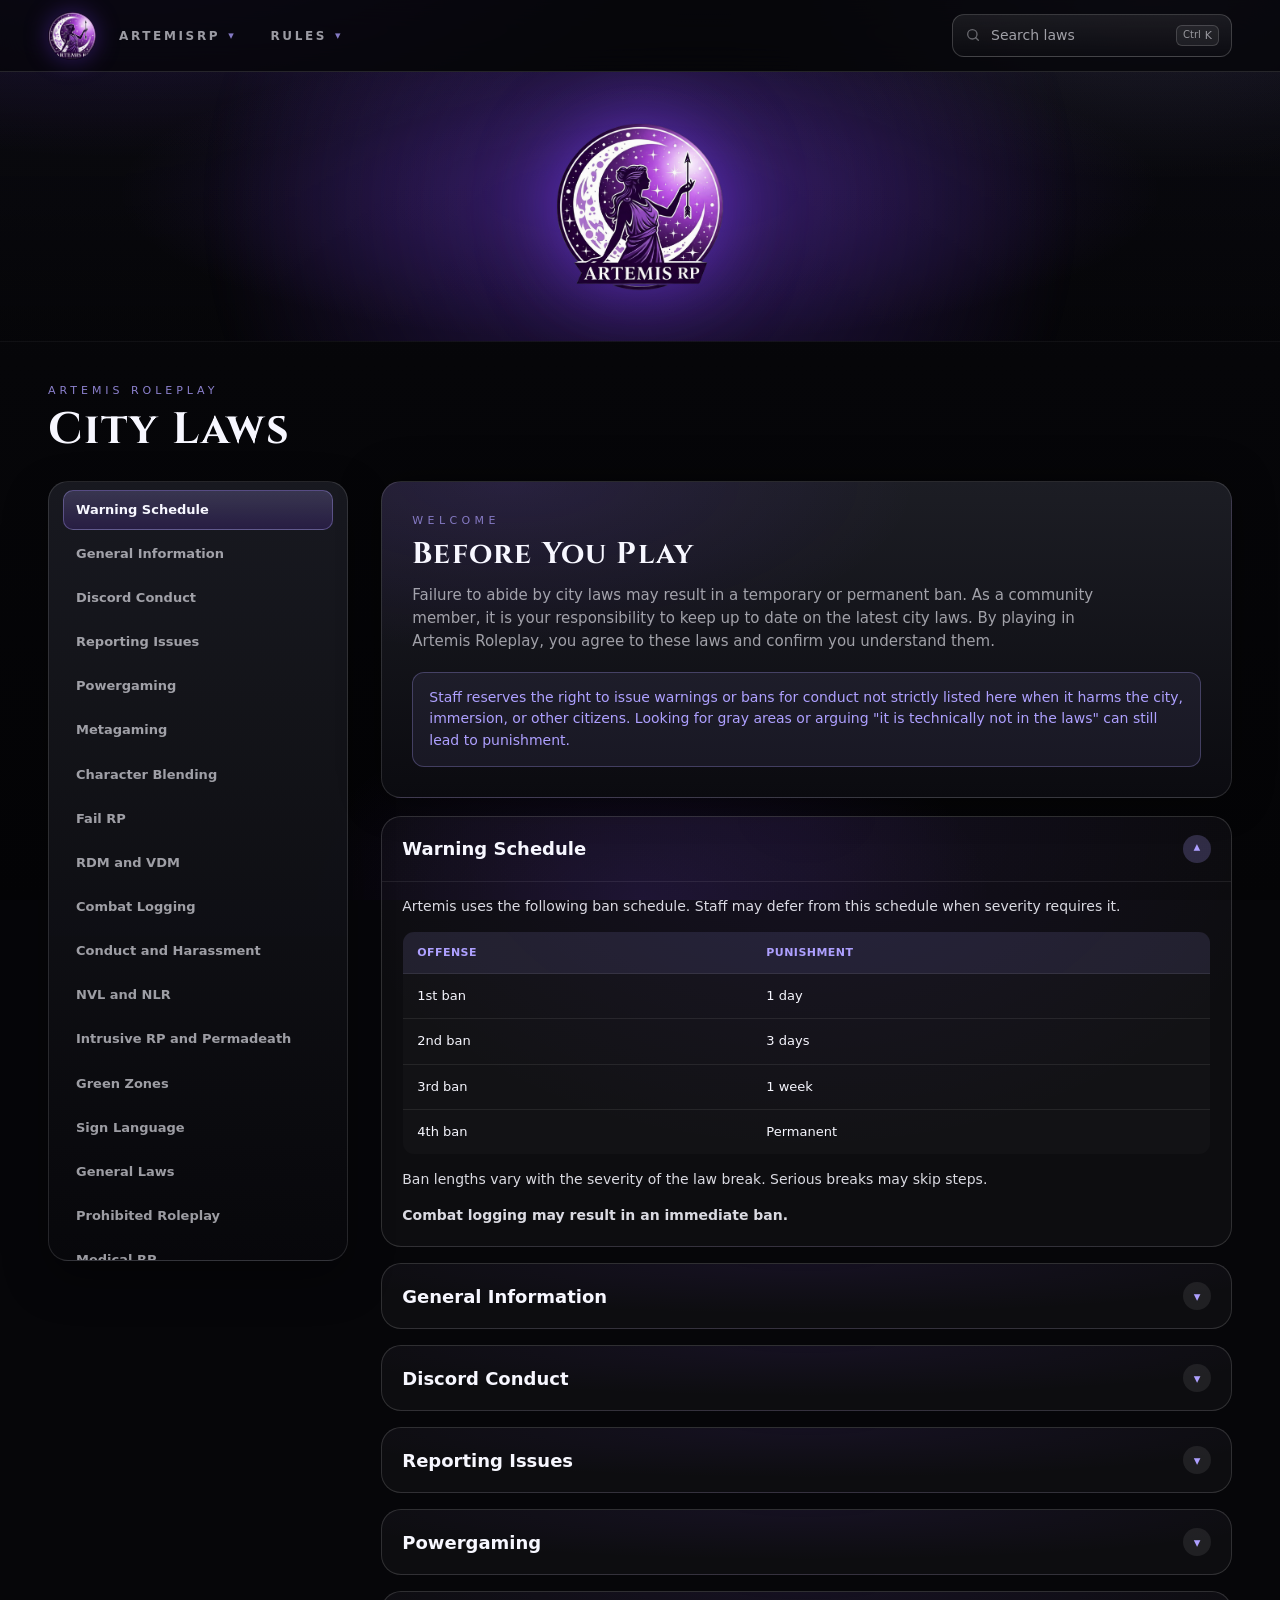
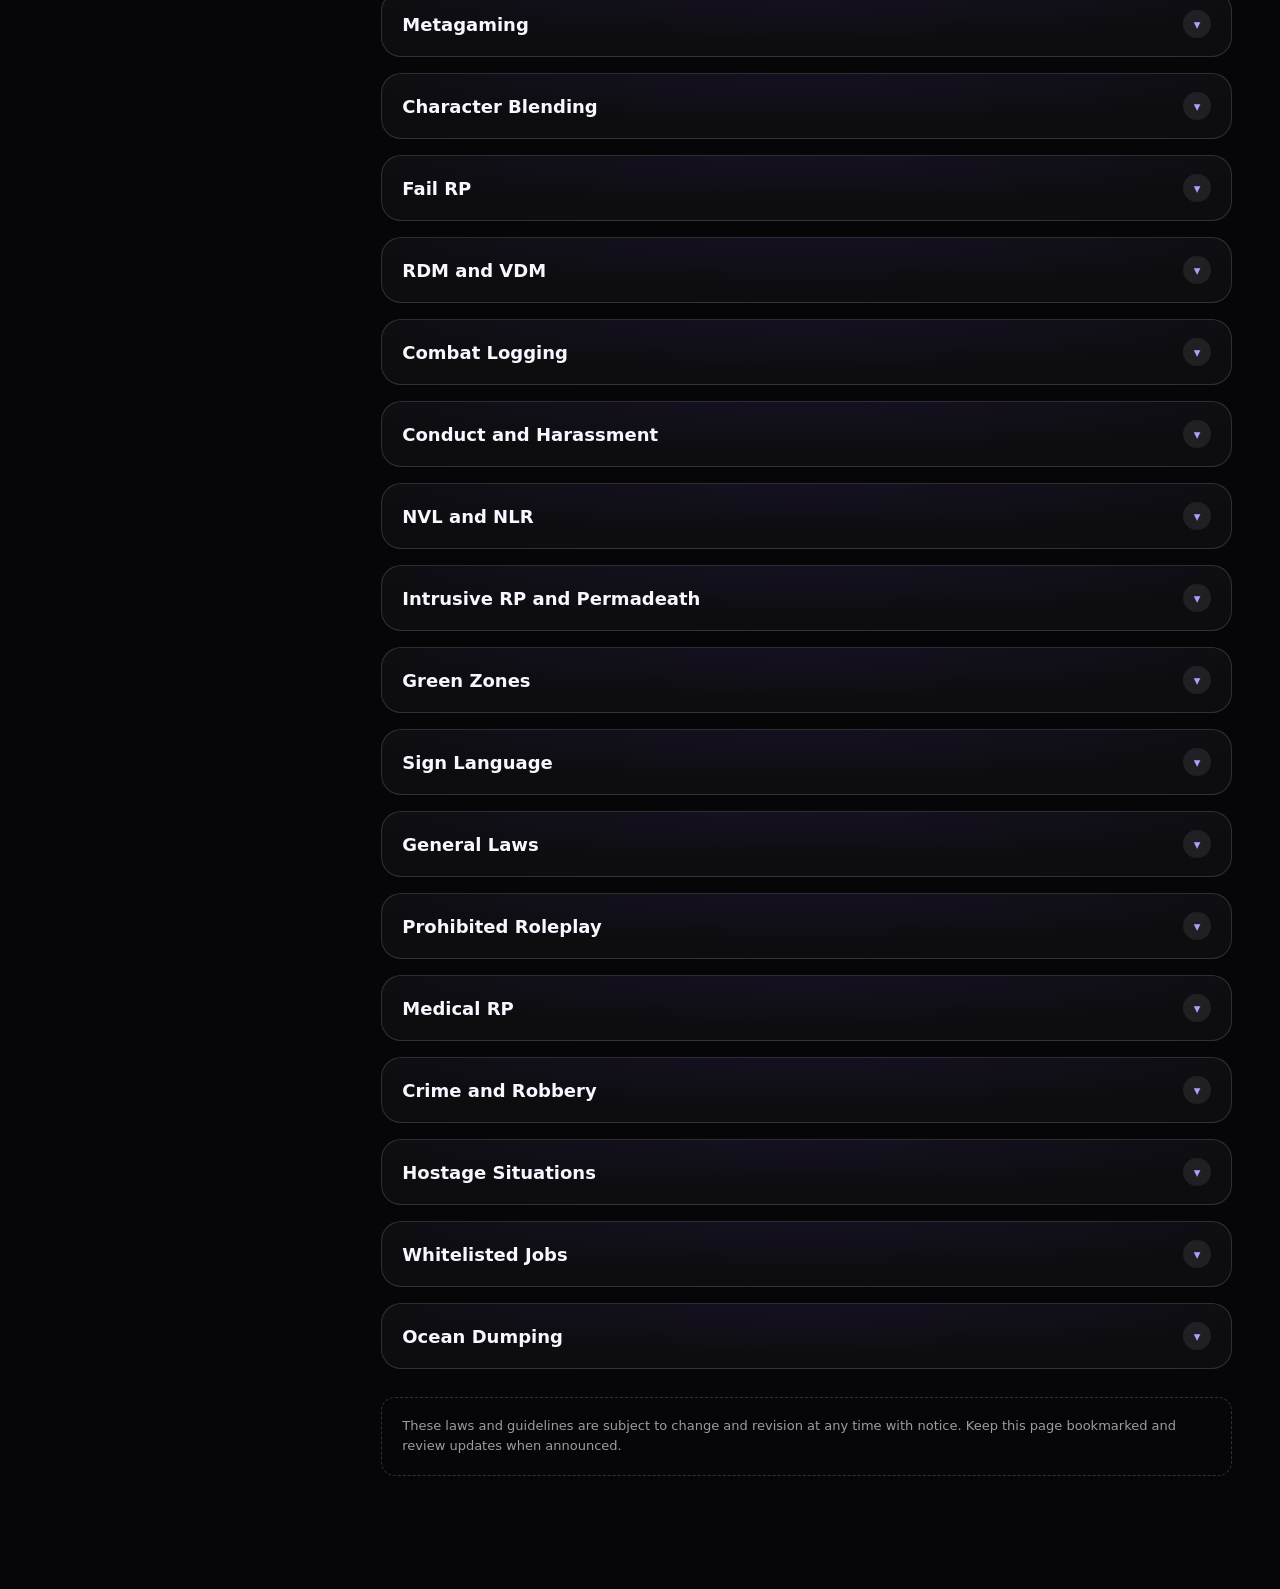
<file: index.html>
<!DOCTYPE html>
<html lang="en">
<head>
    <meta charset="utf-8">
    <meta name="viewport" content="width=device-width, initial-scale=1">
    <title>Artemis Roleplay | City Laws</title>
    <meta name="description" content="Official city laws and roleplay guidelines for Artemis Roleplay.">
    <link rel="icon" type="image/png" href="logo.png">
    <link rel="preconnect" href="https://fonts.googleapis.com">
    <link rel="preconnect" href="https://fonts.gstatic.com" crossorigin>
    <link href="https://fonts.googleapis.com/css2?family=Cinzel:wght@600;700&display=swap" rel="stylesheet">
    <link rel="stylesheet" href="styles.css">
</head>
<body>
    <header class="siteHeader">
        <div class="headerInner">
            <div class="headerLead">
                <a class="brand" href="index.html">
                    <img class="brandLogo" src="logo.png" alt="Artemis Roleplay" width="48" height="48">
                </a>
                <nav class="topNav" id="topNavMount" aria-label="Primary"></nav>
            </div>
            <div class="headerActions">
                <button class="searchTrigger" id="searchTrigger" type="button" aria-label="Search laws" aria-haspopup="dialog" aria-keyshortcuts="Control+K Meta+K">
                    <svg class="searchIcon" viewBox="0 0 24 24" fill="none" aria-hidden="true">
                        <circle cx="11" cy="11" r="7" stroke="currentColor" stroke-width="2"></circle>
                        <path d="M20 20l-3.5-3.5" stroke="currentColor" stroke-width="2" stroke-linecap="round"></path>
                    </svg>
                    <span class="searchTriggerText">Search laws</span>
                    <kbd class="searchKbd" aria-hidden="true"><span class="searchKbdMod">Ctrl</span>K</kbd>
                </button>
                <button class="topNavToggle" id="topNavToggle" type="button" aria-label="Open menu" aria-expanded="false" aria-controls="topNavMount">Menu</button>
                <button class="menuToggle" id="menuToggle" type="button" aria-label="Open sections">☰</button>
            </div>
        </div>
    </header>

    <div class="navScrim" id="navScrim" hidden></div>

    <div class="page" id="top">
        <div class="pageBanner" aria-hidden="true">
            <div class="bannerGlow"></div>
            <img class="bannerLogo" src="logo.png" alt="" width="180" height="180">
        </div>

        <div class="pageShell">
            <div class="pageHeading">
                <p class="pageEyebrow">Artemis Roleplay</p>
                <h1 class="pageTitle">City Laws</h1>
            </div>

            <div class="layout">
                <nav class="sideNav" id="sideNav" aria-label="Law sections">
                    <div class="navCard">
                        <p class="navLabel">Sections <span class="navCount" id="navCount"></span></p>
                        <ul class="navList" id="navList"></ul>
                    </div>
                </nav>

                <main class="content">
                    <section class="hero">
                        <p class="heroEyebrow">Welcome</p>
                        <h2 class="heroTitle">Before You Play</h2>
                        <p class="heroLead">
                            Failure to abide by city laws may result in a temporary or permanent ban.
                            As a community member, it is your responsibility to keep up to date on the latest city laws.
                            By playing in Artemis Roleplay, you agree to these laws and confirm you understand them.
                        </p>
                        <div class="notice">
                            Staff reserves the right to issue warnings or bans for conduct not strictly listed here when it harms the city, immersion, or other citizens. Looking for gray areas or arguing "it is technically not in the laws" can still lead to punishment.
                        </div>
                    </section>

                    <article class="ruleSection open" id="warningSchedule" data-title="Warning Schedule">
                <button class="ruleHeader" type="button">
                    <h2 class="ruleTitle">Warning Schedule</h2>
                    <span class="ruleChevron" aria-hidden="true">▾</span>
                </button>
                <div class="ruleBody">
                    <p>Artemis uses the following ban schedule. Staff may defer from this schedule when severity requires it.</p>
                    <table class="schedule">
                        <thead>
                            <tr>
                                <th>Offense</th>
                                <th>Punishment</th>
                            </tr>
                        </thead>
                        <tbody>
                            <tr><td>1st ban</td><td>1 day</td></tr>
                            <tr><td>2nd ban</td><td>3 days</td></tr>
                            <tr><td>3rd ban</td><td>1 week</td></tr>
                            <tr><td>4th ban</td><td>Permanent</td></tr>
                        </tbody>
                    </table>
                    <p>Ban lengths vary with the severity of the law break. Serious breaks may skip steps.</p>
                    <p class="warn">Combat logging may result in an immediate ban.</p>
                </div>
            </article>

            <article class="ruleSection" id="generalInfo" data-title="General Information">
                <button class="ruleHeader" type="button">
                    <h2 class="ruleTitle">General Information</h2>
                    <span class="ruleChevron" aria-hidden="true">▾</span>
                </button>
                <div class="ruleBody">
                    <ul>
                        <li>All members must be 18+.</li>
                        <li>English is the primary language of the city.</li>
                        <li>Respect staff at all times. They are trusted members of the community who uphold and enforce city laws.</li>
                        <li>Respect is also expected toward everyone in the city and in Discord at all times.</li>
                        <li>A quality mic is required. Voice changers are allowed as long as you remain audible.</li>
                        <li>Keep OOC drama outside of the city, including quarrels from another city. If you have an issue with a community member, open a ticket.</li>
                        <li>Homophobia, transphobia, racism, ableism, and sexism are not allowed in our community or city.</li>
                        <li>Do not DM another Discord member without their prior consent.</li>
                        <li>Do not DM admin or staff without permission.</li>
                        <li>Do not rush ticket submissions hoping for a quicker response. Doing so may cause further delays.</li>
                        <li>Discord voice chat is only for business raffles and similar showcases. No citizen should be in any voice channel while in the city, including Artemis voice channels or outside Discords.</li>
                        <li>Crosshairs, mechanical arms, and wide eyes are not allowed in city.</li>
                        <li>Do not shoot local doctors. Doing so can break the citizen using them.</li>
                        <li>You may not ask for a specific staff member in your ticket. If you have an issue with a staff member, say so in your opening message so that person does not handle the ticket.</li>
                    </ul>
                </div>
            </article>

            <article class="ruleSection" id="discordConduct" data-title="Discord Conduct">
                <button class="ruleHeader" type="button">
                    <h2 class="ruleTitle">Discord Conduct</h2>
                    <span class="ruleChevron" aria-hidden="true">▾</span>
                </button>
                <div class="ruleBody">
                    <ul>
                        <li>By joining and participating in the Artemis Discord, you agree to Discord Terms of Service and Community Guidelines.</li>
                        <li>Racism, hate speech, harassment, and similar conduct may result in an immediate ban.</li>
                        <li>Spamming, toxicity, or aggressive behavior can result in admin punishment.</li>
                        <li>Be respectful with other members of the community.</li>
                        <li>Advertising without prior permission is not allowed.</li>
                        <li>Sharing in city information in Discord channels is not allowed unless the channel is meant for it.</li>
                        <li>Impersonation is not allowed and may result in removal from the server.</li>
                        <li>Use the ticket system for support. Do not DM or ping staff for support in public channels.</li>
                        <li>Respect the purpose of each channel and use them accordingly.</li>
                        <li>General chat is not the place to argue IC or OOC scenes. Open a ticket instead.</li>
                    </ul>
                </div>
            </article>

            <article class="ruleSection" id="reporting" data-title="Reporting Issues">
                <button class="ruleHeader" type="button">
                    <h2 class="ruleTitle">Reporting Issues</h2>
                    <span class="ruleChevron" aria-hidden="true">▾</span>
                </button>
                <div class="ruleBody">
                    <p>To keep the city immersive, staff handle reports through the Discord ticket system. All players are strongly encouraged to run recording software that captures gameplay and microphone audio.</p>
                    <p>If you are in a scene and notice a law break:</p>
                    <ul>
                        <li>Let the scene play out. Do not break character.</li>
                        <li>Do not comment on the laws or tell the player they are breaking a law.</li>
                        <li>Capture the player ID so it appears in your video.</li>
                        <li>Create a player report ticket and submit related evidence.</li>
                    </ul>
                    <div class="subBlock">
                        <h3 class="subTitle">Reporting Requirements</h3>
                        <ul>
                            <li>Gameplay must be visible.</li>
                            <li>In game audio must be heard.</li>
                            <li>Your microphone must be heard.</li>
                            <li>Your clip should show context before the law break so staff can see what led up to it.</li>
                            <li>Include the name and ID of the player being reported when possible.</li>
                            <li>Visual evidence such as clips or screenshots is required.</li>
                            <li>If using a stream VOD, provide a link and timestamp, and only report scenes you were part of.</li>
                            <li>Reports should be made soon after the scene ends. Stale reports may be closed.</li>
                            <li>Failure to meet reporting requirements may result in your ticket being closed without notice.</li>
                        </ul>
                    </div>
                    <p>Player reports should not be abused. Many scenarios can be resolved IC through RP. Only report when a solid violation has occurred.</p>
                    <p>Ticket contents are confidential between the ticket owner and staff. Sharing ticket contents publicly, including on stream, may result in punishment.</p>
                    <p>If you have been banned, staff may provide proof at their discretion while protecting privacy. If a reporter wants to remain anonymous, staff will share what they can without exposing that person.</p>
                </div>
            </article>

            <article class="ruleSection" id="powergaming" data-title="Powergaming">
                <button class="ruleHeader" type="button">
                    <h2 class="ruleTitle">Powergaming</h2>
                    <span class="ruleChevron" aria-hidden="true">▾</span>
                </button>
                <div class="ruleBody">
                    <p>Powergaming is exploiting in game or RP mechanics without allowing other players freedom to act or defend themselves, or forcing scenes with little to no choice.</p>
                    <ul>
                        <li>Game breaking mechanics, modifications, and enhancements that give an unfair advantage are prohibited.</li>
                        <li>Exploiting city bugs, such as using emotes to enter locked buildings, will result in an immediate ban.</li>
                        <li>Using your job position to steal from a player owned business, armory, or stash, or reselling those items, is not permitted.</li>
                        <li>Parties in an active chase cannot repair their vehicle during the chase.</li>
                        <li>Paycheck farming is prohibited.</li>
                        <li>Doing illegal activities while on duty is also considered paycheck farming.</li>
                        <li>Going into the water to evade police is not allowed. If you are in the water, return to land as quickly as possible.</li>
                        <li>Software that improves aim, heal hacks, duping, macros, and similar tools are forbidden and can lead to a permanent ban.</li>
                        <li>Any application that manipulates visuals or mechanics for an unfair advantage is prohibited.</li>
                        <li>Staff may issue powergaming punishments for actions not specifically listed here.</li>
                    </ul>
                </div>
            </article>

            <article class="ruleSection" id="metagaming" data-title="Metagaming">
                <button class="ruleHeader" type="button">
                    <h2 class="ruleTitle">Metagaming</h2>
                    <span class="ruleChevron" aria-hidden="true">▾</span>
                </button>
                <div class="ruleBody">
                    <p>Metagaming is using OOC or external information for IC purposes.</p>
                    <ul>
                        <li>Sharing information while in the city through third party methods such as Discord, Skype, or Teamspeak is prohibited.</li>
                        <li>Supporting streamers is encouraged, but you may not use information from a stream in your own RP.</li>
                        <li>Because staff cannot tell the difference between a quick hello and watching for gain, watching a stream while in the city is a violation.</li>
                        <li>Using player unique identifiers or OOC chat for personal gain is prohibited.</li>
                        <li>Stream sniping results in an immediate ban.</li>
                    </ul>
                </div>
            </article>

            <article class="ruleSection" id="characterBlending" data-title="Character Blending">
                <button class="ruleHeader" type="button">
                    <h2 class="ruleTitle">Character Blending</h2>
                    <span class="ruleChevron" aria-hidden="true">▾</span>
                </button>
                <div class="ruleBody">
                    <p>Character blending (bleeding) is using information from one character on a different character who should not have that knowledge.</p>
                    <ul>
                        <li>You cannot share information between your characters.</li>
                        <li>Transferring property or money, or assisting others in transfers to "cousins," is prohibited.</li>
                    </ul>
                </div>
            </article>

            <article class="ruleSection" id="failRp" data-title="Fail RP">
                <button class="ruleHeader" type="button">
                    <h2 class="ruleTitle">Fail RP</h2>
                    <span class="ruleChevron" aria-hidden="true">▾</span>
                </button>
                <div class="ruleBody">
                    <p>Fail RP is not roleplaying realistically. All injuries must be properly roleplayed.</p>
                    <ul>
                        <li>If you are bleeding out, you must RP as injured.</li>
                        <li>If your character uses a face cover and is asked to remove it, claiming it is sewn on or part of your face is not allowed.</li>
                        <li>Unrealistic actions while downed are prohibited, including organizing or calling out locations, using a phone or radio, calling for backup, or using /911a, /911e, /911, or /311 during an active RP scenario.</li>
                    </ul>
                    <div class="subBlock">
                        <h3 class="subTitle">Tackling</h3>
                        <p>Tackling is not Fail RP by default, but it is Fail RP when:</p>
                        <ul>
                            <li>It is not consented between the parties and has malicious intent.</li>
                            <li>It happens in a shootout and you tackle then shoot.</li>
                        </ul>
                    </div>
                </div>
            </article>

            <article class="ruleSection" id="rdmVdm" data-title="RDM and VDM">
                <button class="ruleHeader" type="button">
                    <h2 class="ruleTitle">RDM and VDM</h2>
                    <span class="ruleChevron" aria-hidden="true">▾</span>
                </button>
                <div class="ruleBody">
                    <p>Players must engage in ample roleplay before shooting, killing, or using a vehicle as a weapon.</p>
                    <ul>
                        <li>Randomly killing another citizen with a weapon or vehicle is prohibited.</li>
                        <li>There must be an RP reason to openly fight someone on the street. Fighting a friend or punching someone for fun or no reason is Fail RP.</li>
                        <li>Pulling a firearm should be a last resort.</li>
                        <li>Do not use your vehicle as a weapon. Attempts count as VDM even if unsuccessful.</li>
                        <li>Killing on sight is not allowed unless a specific city rule set allows it for that area or event.</li>
                        <li>Vehicle contact must stay reasonable for the scene, speed, and vehicle type, and should stay RP focused.</li>
                        <li>Repeated high speed ramming meant only to disable, destroy, force easy kills, or block RP may be treated as Fail RP or VDM.</li>
                        <li>If someone attacks you while you are in a vehicle, hitting them with the vehicle is only a last resort when no safer escape exists.</li>
                        <li>Accidental collisions are not automatically VDM and may be roleplayed out.</li>
                    </ul>
                </div>
            </article>

            <article class="ruleSection" id="combatLogging" data-title="Combat Logging">
                <button class="ruleHeader" type="button">
                    <h2 class="ruleTitle">Combat Logging</h2>
                    <span class="ruleChevron" aria-hidden="true">▾</span>
                </button>
                <div class="ruleBody">
                    <p>Intentionally logging off to avoid consequences or confrontation is prohibited and can result in an immediate ban.</p>
                    <ul>
                        <li>You cannot leave the city to save inventory or to respawn early.</li>
                        <li>This includes disconnecting to avoid PD custody or being looted.</li>
                        <li>When engaged in active RP, do not disconnect until the scenario has completely ended.</li>
                        <li>Do not join a scene if you do not have time to finish it.</li>
                        <li>Characters involved in criminal activity must be clear of law enforcement before disconnecting.</li>
                        <li>If you crash during a scene, contact other participants or staff. Failing to do so may be treated as combat logging.</li>
                        <li>Screenshot connection errors when possible and open a ticket right away.</li>
                    </ul>
                </div>
            </article>

            <article class="ruleSection" id="conduct" data-title="Conduct and Harassment">
                <button class="ruleHeader" type="button">
                    <h2 class="ruleTitle">Conduct and Harassment</h2>
                    <span class="ruleChevron" aria-hidden="true">▾</span>
                </button>
                <div class="ruleBody">
                    <ul>
                        <li>Body shaming, slut shaming, sexual harassment, and hate speech are prohibited and handled by severity.</li>
                        <li>Keep OOC drama OOC. Discord is not the place to argue or harass anyone about IC or OOC issues.</li>
                        <li>Do not bring drama from another city into Artemis. Doing so can result in an immediate ban.</li>
                        <li>Trash talk may exist in character, but it should not become personal, OOC, or toxic.</li>
                        <li>Use good judgment. Staff review these scenes with discretion.</li>
                        <li>Staff disrespect is not tolerated. Being argumentative or hot headed with staff may result in punishment.</li>
                        <li>Do not contact server owners about punishments from staff. Use the proper ticket appeal process.</li>
                    </ul>
                </div>
            </article>

            <article class="ruleSection" id="nvlNlr" data-title="NVL and NLR">
                <button class="ruleHeader" type="button">
                    <h2 class="ruleTitle">NVL and NLR</h2>
                    <span class="ruleChevron" aria-hidden="true">▾</span>
                </button>
                <div class="ruleBody">
                    <div class="subBlock">
                        <h3 class="subTitle">NVL (No Value Life)</h3>
                        <p>You are expected to value your life at all times. If you are at gunpoint, comply with your assailant.</p>
                        <ul>
                            <li>The gun must be out and pointed at you before fear is required.</li>
                            <li>The person who draws and aims first is in charge of that RP.</li>
                            <li>You must comply with hostage demands at gunpoint, even if it may result in death.</li>
                            <li>You do not have to value other people's lives above your own character goals, but your own life still matters.</li>
                        </ul>
                    </div>
                    <div class="subBlock">
                        <h3 class="subTitle">NLR (New Life Rule)</h3>
                        <p>If your character gets hurt and dies or passes out (on your back, not on the side), once they respawn they must forget everything that led up to that moment. Roleplay lost memory and do not return to the scene for revenge.</p>
                    </div>
                </div>
            </article>

            <article class="ruleSection" id="intrusivePermadeath" data-title="Intrusive RP and Permadeath">
                <button class="ruleHeader" type="button">
                    <h2 class="ruleTitle">Intrusive RP and Permadeath</h2>
                    <span class="ruleChevron" aria-hidden="true">▾</span>
                </button>
                <div class="ruleBody">
                    <div class="subBlock">
                        <h3 class="subTitle">Intrusive RP</h3>
                        <p>You are prohibited from placing yourself into another player's RP scenario that does not already include you. This includes metagaming into a situation by watching a citizen stream while in the city.</p>
                    </div>
                    <div class="subBlock">
                        <h3 class="subTitle">Permadeath</h3>
                        <p>If you decide to permadeath a character, submit a ticket so staff can help organize the scenario. Not all roleplayers are comfortable with permadeath RP. Once people involved are selected and the scenario is approved, the character may be permadeathed.</p>
                    </div>
                </div>
            </article>

            <article class="ruleSection" id="greenZones" data-title="Green Zones">
                <button class="ruleHeader" type="button">
                    <h2 class="ruleTitle">Green Zones</h2>
                    <span class="ruleChevron" aria-hidden="true">▾</span>
                </button>
                <div class="ruleBody">
                    <p>Green zones are crime free areas. You may not kill, rob, or perform criminal activity inside them. Green zones do not mean you can break character. Scenes that start outside a green zone and are taken into one (for example by fleeing) may continue.</p>
                    <p>Green zones include:</p>
                    <ul>
                        <li>Hospitals</li>
                        <li>PD, except the jail cells area</li>
                        <li>City Hall</li>
                        <li>Active events, including business events and approved public or private parties</li>
                        <li>Clothing stores and barber shops</li>
                        <li>Businesses, outside or inside</li>
                    </ul>
                </div>
            </article>

            <article class="ruleSection" id="signLanguage" data-title="Sign Language">
                <button class="ruleHeader" type="button">
                    <h2 class="ruleTitle">Sign Language</h2>
                    <span class="ruleChevron" aria-hidden="true">▾</span>
                </button>
                <div class="ruleBody">
                    <p>"Sign language" (speaking with /me) is allowed. If you are not in the room with someone using sign language, you cannot overhear them. If somebody using /me has not told you their name, you are not allowed to know their name.</p>
                </div>
            </article>

            <article class="ruleSection" id="generalLaws" data-title="General Laws">
                <button class="ruleHeader" type="button">
                    <h2 class="ruleTitle">General Laws</h2>
                    <span class="ruleChevron" aria-hidden="true">▾</span>
                </button>
                <div class="ruleBody">
                    <ul>
                        <li>Stay in character at all times. Do not break character for any reason.</li>
                        <li>The only OOC talk allowed in city is when all parties consent and they are in a secluded area or housing that will not disrupt other citizens.</li>
                        <li>Do not go AFK in the city. If something happens while you are AFK, you are responsible.</li>
                        <li>Do not break immersion by asking known government officials OOC questions about city suggestions or city business. Use Discord tickets.</li>
                        <li>Do not threaten someone by saying you are going to "government," "the gods," or "staff." Finish the RP, then report.</li>
                        <li>Citing a city law while active in the city is prohibited and is breaking character. Report law breaks to staff.</li>
                        <li>There must be at least 15 seconds of interaction before crime RP can begin.</li>
                        <li>RP your injuries. If you take harm, roleplay it and give EMS room to immerse.</li>
                        <li>Do not impersonate real life persons, fictional or otherwise.</li>
                        <li>Harassment and discriminatory behavior are not tolerated. Respect other citizens.</li>
                        <li>Dislike does not give you liberty to be disrespectful.</li>
                        <li>Do not cop bait. This includes robberies, discharging a firearm, reckless driving, or false reports meant to lure PD.</li>
                        <li>Do not include yourself or your party in an active scene you are not already part of, such as crime scenes, robberies, or heists.</li>
                        <li>Do not bait others into breaking the laws.</li>
                        <li>Animal cruelty and abuse are not allowed, including physical and verbal abuse.</li>
                        <li>Public nudity is forbidden, including ERP in public. Nudity and ERP stay private and out of view of other players.</li>
                        <li>You cannot reveal secret locations such as drug spots to the whole city through public posts. You may give or sell locations to individuals through RP.</li>
                        <li>Roleplay does not stop because you went into your head. If you need to step away, move to a safe place such as your apartment or house.</li>
                    </ul>
                </div>
            </article>

            <article class="ruleSection" id="prohibitedRp" data-title="Prohibited Roleplay">
                <button class="ruleHeader" type="button">
                    <h2 class="ruleTitle">Prohibited Roleplay</h2>
                    <span class="ruleChevron" aria-hidden="true">▾</span>
                </button>
                <div class="ruleBody">
                    <ul>
                        <li><span class="warn">Rape RP is prohibited</span>, including jokes and innuendos referring to rape.</li>
                        <li>Erotic RP is only permitted if all parties agree and it is done in private areas.</li>
                        <li>Torture RP is only permitted if all parties agree.</li>
                        <li><span class="warn">Suicide RP is prohibited</span>, including jokes and innuendos. Someone pointing a gun and demanding you jump is not suicide RP, but still must follow NVL and consent standards where required.</li>
                        <li>Immortal or god RP is prohibited.</li>
                        <li>Impersonating staff is prohibited.</li>
                        <li><span class="warn">Pregnancy RP is strictly against TOS</span> in any way, shape, or form.</li>
                        <li><span class="warn">Abortion RP is prohibited</span>, including jokes and innuendos.</li>
                    </ul>
                </div>
            </article>

            <article class="ruleSection" id="medicalRp" data-title="Medical RP">
                <button class="ruleHeader" type="button">
                    <h2 class="ruleTitle">Medical RP</h2>
                    <span class="ruleChevron" aria-hidden="true">▾</span>
                </button>
                <div class="ruleBody">
                    <ul>
                        <li>If you are downed on your side and get treated, your memory is very fuzzy for the last 15 minutes.</li>
                        <li>If you get flat backed or see the light, you forget the last 15 minutes.</li>
                        <li>You cannot rejoin a scene in either case.</li>
                        <li>Provide adequate roleplay to EMS: act out injuries or use /me if unconscious, and respond to their actions such as sedation.</li>
                        <li>EMS cannot remind citizens of who killed them.</li>
                        <li>You cannot use the light to avoid prison time. Once engaged by LEOs, CPR is not needed for that purpose.</li>
                    </ul>
                </div>
            </article>

            <article class="ruleSection" id="crimeRobbery" data-title="Crime and Robbery">
                <button class="ruleHeader" type="button">
                    <h2 class="ruleTitle">Crime and Robbery</h2>
                    <span class="ruleChevron" aria-hidden="true">▾</span>
                </button>
                <div class="ruleBody">
                    <ul>
                        <li>Players may only rob the same person once every two hours.</li>
                        <li>You cannot force victims to withdraw cash from an ATM, enter their property to be robbed, or sell property or vehicles to meet demands.</li>
                        <li>No pocket wiping. You may only steal gems or precious materials, illegal items or ingredients, and weapons. Job items, stones, and basic needs such as phone or food should not be taken unless RP clearly calls for it.</li>
                        <li>Do not target new players to scam or steal from.</li>
                        <li>Do not steal Mechanic, EMS, or PD supplies, or items locked to a job.</li>
                        <li>You may not rob a player owned business or force employees to give anything they have.</li>
                        <li>After committing a crime and getting away, wait ten minutes before changing outfits.</li>
                        <li>Do not leak locations or information for drugs, heists, and similar content.</li>
                        <li>You cannot take a citizen's food, drinks, phone, or radio.</li>
                        <li>Store clerks and bank tellers count as a hostage if you are alone. With two or more criminals, you need an actual hostage or PD can breach.</li>
                        <li>Motorcycles cannot be used for crime as a primary plan. Switching to one to escape is allowed if it was hidden away beforehand.</li>
                        <li>Doing /help during a scene before it ends and you are clear of hostile interaction or robbery will result in a ban.</li>
                        <li>When fleeing a chase, fully lose the pursuing party before storing your vehicle. This includes banks and other robberies.</li>
                        <li>Do not camp a location to rob people.</li>
                        <li>You cannot kill somebody you have robbed unless they keep talking smack during your scene.</li>
                        <li>Rat looting is prohibited. Do not rob people killed in a scene you were not involved in.</li>
                        <li>Do not go to the light to avoid RP. If killed in a shootout, you cannot use the light to avoid being robbed. You may go to the light if they carry you with no clear objective, and only after acting out injuries.</li>
                        <li>Employees who are fired or quit cannot rob the business of items or funds.</li>
                        <li>Notify staff via ticket if you receive a large amount of money, unapproved weapons, or a large unexpected gift. Failure to report may result in a warning or ban. This includes wealth transfers when someone leaves the city.</li>
                    </ul>
                    <div class="subBlock">
                        <h3 class="subTitle">Heist Limits</h3>
                        <ul>
                            <li>Maximum of three criminals for a small robbery. Small robberies are any robbable entity that is not a listed heist, including a bank truck.</li>
                            <li>Maximum of eight criminals for Madrazo's ranch heist. Other criminals may counter if law enforcement has not arrived yet.</li>
                            <li>Oil rig is max four people and can be started with only three cops.</li>
                            <li>Except for Oil rig and Madrazo's ranch, a maximum of two outside criminals (radio spotters, gunmen, extra driver, and similar) count toward the heist or robbery cap.</li>
                            <li>During a robbery, criminals may have one main escape vehicle at the scene. The primary vehicle cannot be a bike. Up to two backup vehicles may be hidden away. Anyone dropping off an extra vehicle must be cued in properly and count toward the criminal cap.</li>
                            <li>Motorcycles and bikes are allowed as a primary vehicle for petty crimes such as drug selling, crate robberies, oxy runs, and gun doors, and as a secondary vehicle for larger crimes.</li>
                            <li>Interceptor or interference vehicles are allowed only if multiple police vehicles are on a chase. If only one police vehicle is chasing, you may not interfere.</li>
                            <li>After PD arrives at bigger robberies and heists, prioritize leaving once you achieve your goals. Do not overstay just to shoot criminals or police.</li>
                            <li>Wait for PD response time based on location: stores generally 3 to 5 minutes, banks 5 minutes (up to 10 for Paleto), Bobcat 3 to 5 minutes.</li>
                            <li>Do not loot and dip robberies or heists that are not considered big, such as house robberies, stores, Fleeca, banks, cash exchange, and bank trucks.</li>
                            <li>Wait 20 minutes after any robbery before starting another.</li>
                            <li>During a robbery or heist, criminals must inform LEOs of outside help before it joins, but are not required to tell the truth about inside gunmen count.</li>
                            <li>Criminals must state the exact number of hostages during negotiations.</li>
                            <li>Criminals and police must actively negotiate during robberies, heists, and other robbable entities.</li>
                            <li>Criminals may not start a robbery or heist within 30 minutes of a city restart. Police should not respond to those calls and should report them to staff.</li>
                        </ul>
                    </div>
                    <div class="subBlock">
                        <h3 class="subTitle">Gangs</h3>
                        <ul>
                            <li>Gangs must wait until a new person has been in the city for 1 week before recruiting them.</li>
                            <li>All gangs must have an equal chance at recruiting someone. Consider a shared meeting with potential recruits.</li>
                            <li>Gang wars must be planned by the gangs involved, with a meeting covering time, win conditions, prizes, and related terms.</li>
                            <li>Gangs are not allowed to sit right outside a business. Stay outside business property lines. Failure can result in consequences such as flight.</li>
                            <li>Review Artemis gang information and SOPs for additional organization rules.</li>
                        </ul>
                    </div>
                </div>
            </article>

            <article class="ruleSection" id="hostageSituations" data-title="Hostage Situations">
                <button class="ruleHeader" type="button">
                    <h2 class="ruleTitle">Hostage Situations</h2>
                    <span class="ruleChevron" aria-hidden="true">▾</span>
                </button>
                <div class="ruleBody">
                    <ul>
                        <li>The longest you may hold a kidnappee is thirty minutes unless they agree to longer.</li>
                        <li>During an active store or bank robbery, if another player enters, you may take them hostage.</li>
                        <li>Criminals may not use friends as hostages for heists.</li>
                        <li>Criminals may take police or EMS hostage if they are off duty.</li>
                        <li>Criminals cannot exchange a hostage to free somebody in prison or police custody. During a prison break attempt, a hostage may be used for leverage.</li>
                        <li>Maximum of four criminals attempting a prison break.</li>
                        <li>When using a hostage at a heist or robbery, the initial hostage gets ten minutes, plus three minutes per additional hostage, before PD may breach. If any criminals leave the building, that timer is void and PD may act per their SOPs.</li>
                        <li>To take someone hostage you must have a gun pointed at them, take them on foot, and not do it from inside a car or bike.</li>
                        <li>You cannot ask someone to be your hostage. It is not a choice.</li>
                        <li>A driver being abducted may flee. Using the vehicle to injure or kill the kidnapper only as a last resort escape is self defense, not VDM.</li>
                        <li>Be courteous with hold time so you do not limit their RP.</li>
                        <li>Do not reuse the same hostage for back to back robberies or scenes.</li>
                    </ul>
                </div>
            </article>

            <article class="ruleSection" id="whitelistedJobs" data-title="Whitelisted Jobs">
                <button class="ruleHeader" type="button">
                    <h2 class="ruleTitle">Whitelisted Jobs</h2>
                    <span class="ruleChevron" aria-hidden="true">▾</span>
                </button>
                <div class="ruleBody">
                    <p>Current whitelisted jobs include Police, EMS, and DOJ.</p>
                    <ul>
                        <li>You cannot impersonate LEO or EMS, including using their uniforms or vests.</li>
                        <li>Job specific aircraft are only for the job they belong to.</li>
                        <li>Whitelisted jobs can be kidnapped. You may enact gun fear on them regardless of how many are on duty, including telling EMS to leave or holding up officers.</li>
                        <li>Whitelisted jobs cannot be looted of job specific items for personal gain, including EMS medical kits.</li>
                        <li>You cannot rob officers of items labeled PD in the name.</li>
                        <li>Dirty cops are not tolerated. Giving or selling PD weapons or items is strictly prohibited and may result in a permanent ban.</li>
                        <li>An officer accepting a bribe for a lighter punishment or information is not automatically treated as a dirty cop under this rule alone.</li>
                        <li>Suspects must comply with officers at gunpoint per fear rules, with robbery and outnumbering exceptions where applicable.</li>
                        <li>Once handcuffed in custody, you cannot empty your pockets into vehicles or onto other people.</li>
                        <li>Officers cannot remove licenses from dead bodies. Licenses may only be removed from living criminals.</li>
                    </ul>
                </div>
            </article>

            <article class="ruleSection" id="oceanDumping" data-title="Ocean Dumping">
                <button class="ruleHeader" type="button">
                    <h2 class="ruleTitle">Ocean Dumping</h2>
                    <span class="ruleChevron" aria-hidden="true">▾</span>
                </button>
                <div class="ruleBody">
                    <p>Ocean dumping (killing a character secretly and disposing of the body in the ocean) is prohibited and is considered powergaming. The only exception is a staff involved permadeath scenario.</p>
                </div>
            </article>

            <p class="footerNote">
                These laws and guidelines are subject to change and revision at any time with notice.
                Keep this page bookmarked and review updates when announced.
            </p>
        </main>
            </div>
        </div>
    </div>

    <div class="searchOverlay" id="searchOverlay" hidden>
        <div class="searchDialog" role="dialog" aria-modal="true" aria-labelledby="searchDialogTitle">
            <h2 class="srOnly" id="searchDialogTitle">Search city laws</h2>
            <div class="searchField">
                <svg class="searchIcon" viewBox="0 0 24 24" fill="none" aria-hidden="true">
                    <circle cx="11" cy="11" r="7" stroke="currentColor" stroke-width="2"></circle>
                    <path d="M20 20l-3.5-3.5" stroke="currentColor" stroke-width="2" stroke-linecap="round"></path>
                </svg>
                <input
                    class="searchModalInput"
                    id="searchModalInput"
                    type="text"
                    placeholder="Search laws, sections, or keywords..."
                    autocomplete="off"
                    spellcheck="false"
                    role="combobox"
                    aria-expanded="true"
                    aria-controls="searchResults"
                    aria-autocomplete="list"
                    aria-describedby="searchMeta">
                <kbd class="searchKbd" aria-hidden="true">Esc</kbd>
            </div>
            <div class="searchMeta" id="searchMeta">
                <span id="searchCount">0 sections</span>
                <span class="searchMetaHint">Enter to jump</span>
            </div>
            <ul class="searchResults" id="searchResults" role="listbox" aria-label="Law sections"></ul>
            <p class="searchEmpty" id="searchEmpty" hidden>No laws matched your search.</p>
            <div class="searchFooter">
                <span><kbd class="searchKbd">↑</kbd><kbd class="searchKbd">↓</kbd> navigate</span>
                <span><kbd class="searchKbd">↵</kbd> open section</span>
                <span><kbd class="searchKbd">Esc</kbd> close</span>
            </div>
        </div>
    </div>

    <script src="nav.js"></script>
    <script src="app.js"></script>
</body>
</html>
</file>
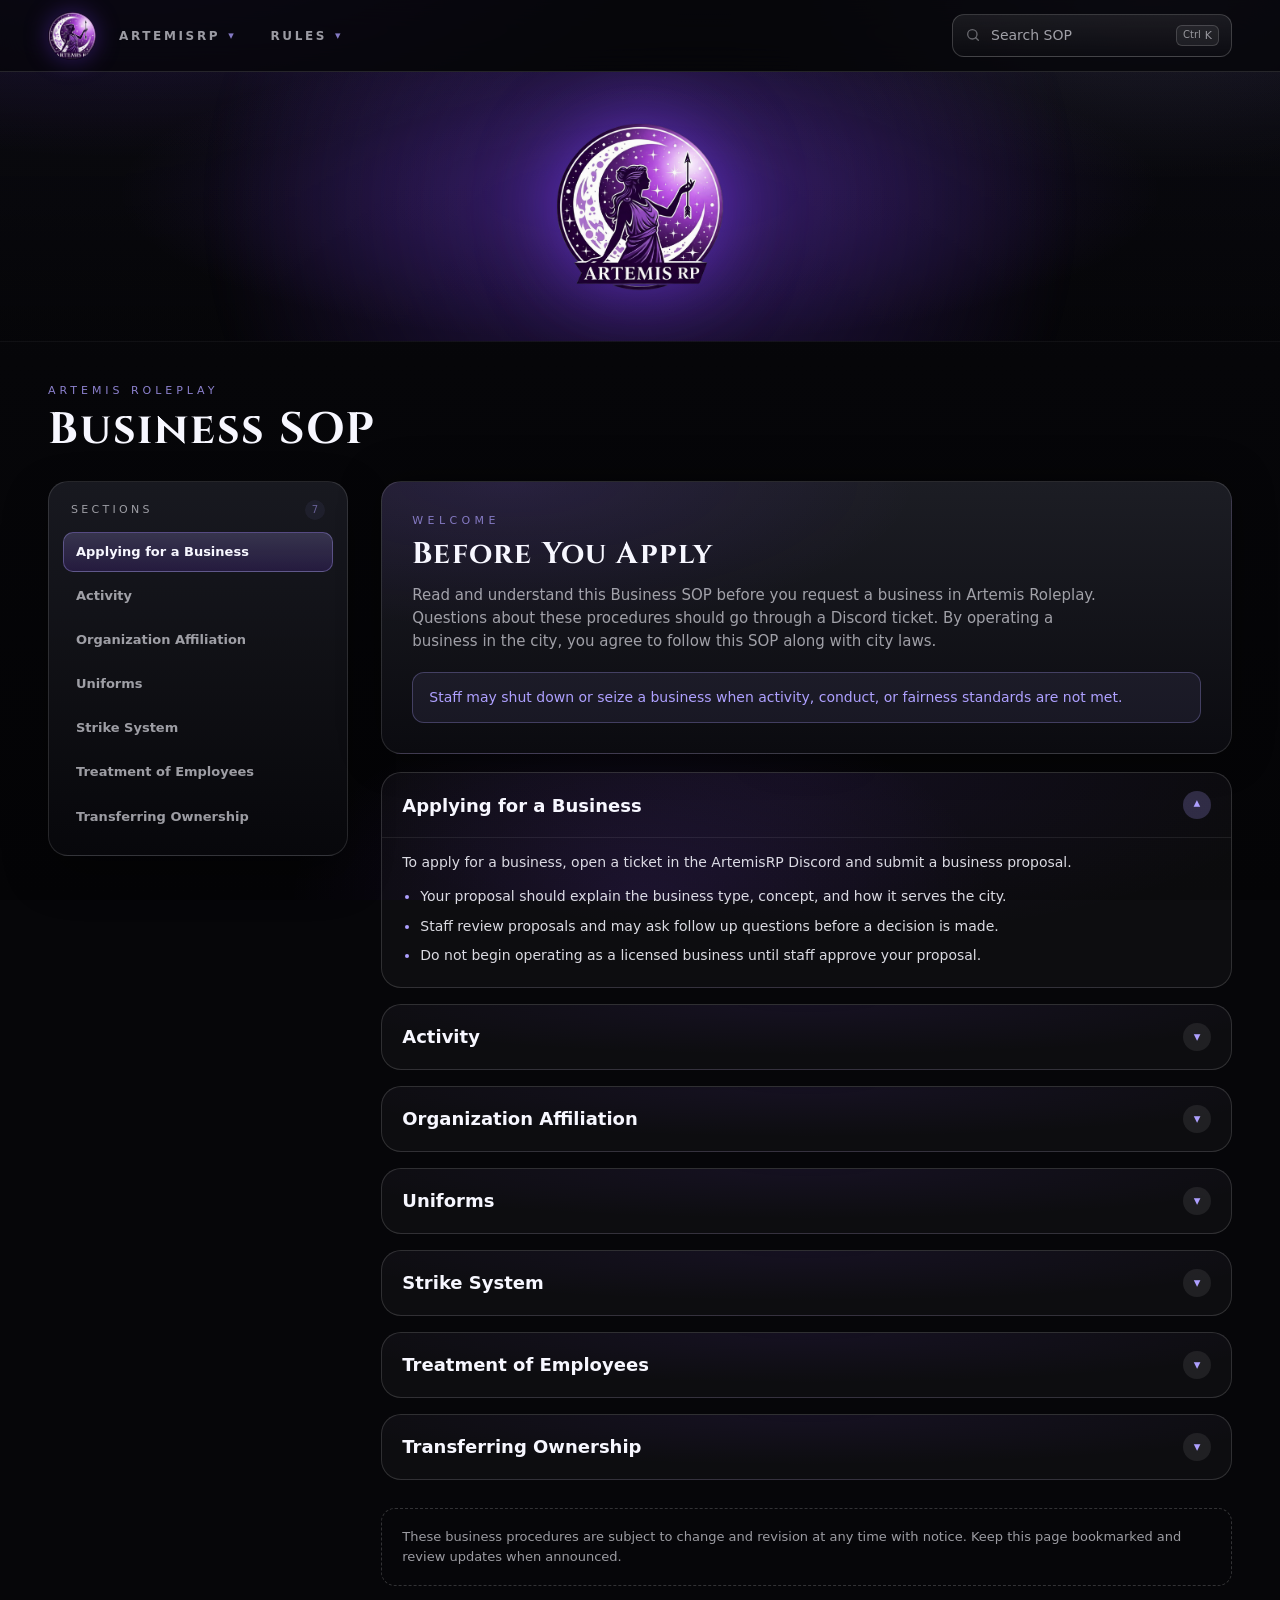
<file: business-sop.html>
<!DOCTYPE html>
<html lang="en">
<head>
    <meta charset="utf-8">
    <meta name="viewport" content="width=device-width, initial-scale=1">
    <title>Artemis Roleplay | Business SOP</title>
    <meta name="description" content="Business standard operating procedures for Artemis Roleplay.">
    <link rel="icon" type="image/png" href="logo.png">
    <link rel="preconnect" href="https://fonts.googleapis.com">
    <link rel="preconnect" href="https://fonts.gstatic.com" crossorigin>
    <link href="https://fonts.googleapis.com/css2?family=Cinzel:wght@600;700&display=swap" rel="stylesheet">
    <link rel="stylesheet" href="styles.css">
</head>
<body>
    <header class="siteHeader">
        <div class="headerInner">
            <div class="headerLead">
                <a class="brand" href="index.html">
                    <img class="brandLogo" src="logo.png" alt="Artemis Roleplay" width="48" height="48">
                </a>
                <nav class="topNav" id="topNavMount" aria-label="Primary"></nav>
            </div>
            <div class="headerActions">
                <button class="searchTrigger" id="searchTrigger" type="button" aria-label="Search business SOP" aria-haspopup="dialog" aria-keyshortcuts="Control+K Meta+K">
                    <svg class="searchIcon" viewBox="0 0 24 24" fill="none" aria-hidden="true">
                        <circle cx="11" cy="11" r="7" stroke="currentColor" stroke-width="2"></circle>
                        <path d="M20 20l-3.5-3.5" stroke="currentColor" stroke-width="2" stroke-linecap="round"></path>
                    </svg>
                    <span class="searchTriggerText">Search SOP</span>
                    <kbd class="searchKbd" aria-hidden="true"><span class="searchKbdMod">Ctrl</span>K</kbd>
                </button>
                <button class="topNavToggle" id="topNavToggle" type="button" aria-label="Open menu" aria-expanded="false" aria-controls="topNavMount">Menu</button>
                <button class="menuToggle" id="menuToggle" type="button" aria-label="Open sections">☰</button>
            </div>
        </div>
    </header>

    <div class="navScrim" id="navScrim" hidden></div>

    <div class="page" id="top">
        <div class="pageBanner" aria-hidden="true">
            <div class="bannerGlow"></div>
            <img class="bannerLogo" src="logo.png" alt="" width="180" height="180">
        </div>

        <div class="pageShell">
            <div class="pageHeading">
                <p class="pageEyebrow">Artemis Roleplay</p>
                <h1 class="pageTitle">Business SOP</h1>
            </div>

            <div class="layout">
                <nav class="sideNav" id="sideNav" aria-label="Business sections">
                    <div class="navCard">
                        <p class="navLabel">Sections <span class="navCount" id="navCount"></span></p>
                        <ul class="navList" id="navList"></ul>
                    </div>
                </nav>

                <main class="content">
                    <section class="hero">
                        <p class="heroEyebrow">Welcome</p>
                        <h2 class="heroTitle">Before You Apply</h2>
                        <p class="heroLead">
                            Read and understand this Business SOP before you request a business in Artemis Roleplay.
                            Questions about these procedures should go through a Discord ticket.
                            By operating a business in the city, you agree to follow this SOP along with city laws.
                        </p>
                        <div class="notice">
                            Staff may shut down or seize a business when activity, conduct, or fairness standards are not met.
                        </div>
                    </section>

                    <article class="ruleSection open" id="applying" data-title="Applying for a Business">
                        <button class="ruleHeader" type="button">
                            <h2 class="ruleTitle">Applying for a Business</h2>
                            <span class="ruleChevron" aria-hidden="true">▾</span>
                        </button>
                        <div class="ruleBody">
                            <p>To apply for a business, open a ticket in the ArtemisRP Discord and submit a business proposal.</p>
                            <ul>
                                <li>Your proposal should explain the business type, concept, and how it serves the city.</li>
                                <li>Staff review proposals and may ask follow up questions before a decision is made.</li>
                                <li>Do not begin operating as a licensed business until staff approve your proposal.</li>
                            </ul>
                        </div>
                    </article>

                    <article class="ruleSection" id="activity" data-title="Activity">
                        <button class="ruleHeader" type="button">
                            <h2 class="ruleTitle">Activity</h2>
                            <span class="ruleChevron" aria-hidden="true">▾</span>
                        </button>
                        <div class="ruleBody">
                            <p>Activity is required to keep a business open. Minimum expectations include:</p>
                            <ul>
                                <li>Strive to open during main city hours each night.</li>
                                <li>The owner should be the most active employee.</li>
                                <li>The team must complete at least 5 hours a week or the business risks termination.</li>
                                <li>Owners must keep the business well staffed.</li>
                                <li>Owners must work with staff to provide updated activity logs when asked.</li>
                                <li>Owners who go missing without notice for longer than 5 days risk having the business seized by the government.</li>
                                <li>Staff may shut down or seize a business.</li>
                                <li>Businesses are not allowed to strike. Withholding any core function of your business from the community counts as a strike under this rule.</li>
                                <li>Cool downs on organizations or factions that create issues for your business are allowed.</li>
                            </ul>
                        </div>
                    </article>

                    <article class="ruleSection" id="orgAffiliation" data-title="Organization Affiliation">
                        <button class="ruleHeader" type="button">
                            <h2 class="ruleTitle">Organization Affiliation</h2>
                            <span class="ruleChevron" aria-hidden="true">▾</span>
                        </button>
                        <div class="ruleBody">
                            <p>Businesses must stay separate from gang conflict and criminal organization activity.</p>
                            <ul>
                                <li>If gang issues or gang activities are brought into the business, the business may be seized at the owner’s expense.</li>
                            </ul>
                        </div>
                    </article>

                    <article class="ruleSection" id="uniforms" data-title="Uniforms">
                        <button class="ruleHeader" type="button">
                            <h2 class="ruleTitle">Uniforms</h2>
                            <span class="ruleChevron" aria-hidden="true">▾</span>
                        </button>
                        <div class="ruleBody">
                            <ul>
                                <li>Uniforms must be worn during all business operations.</li>
                                <li>Gang clothing is not permitted as part of a business uniform.</li>
                            </ul>
                        </div>
                    </article>

                    <article class="ruleSection" id="strikeSystem" data-title="Strike System">
                        <button class="ruleHeader" type="button">
                            <h2 class="ruleTitle">Strike System</h2>
                            <span class="ruleChevron" aria-hidden="true">▾</span>
                        </button>
                        <div class="ruleBody">
                            <p>Businesses run on a strike system. Owners set that system, but staff must approve it so it stays fair.</p>
                            <ul>
                                <li>Owners and managers are responsible for managing strikes.</li>
                                <li>Unapproved or abusive strike systems may be rewritten or removed by staff.</li>
                            </ul>
                        </div>
                    </article>

                    <article class="ruleSection" id="employees" data-title="Treatment of Employees">
                        <button class="ruleHeader" type="button">
                            <h2 class="ruleTitle">Treatment of Employees</h2>
                            <span class="ruleChevron" aria-hidden="true">▾</span>
                        </button>
                        <div class="ruleBody">
                            <ul>
                                <li>Owners and managers must treat employees fairly.</li>
                                <li>Unjust or unfair treatment can lead to staff seizing the business.</li>
                                <li>Everyone involved with the business must be treated with respect.</li>
                            </ul>
                        </div>
                    </article>

                    <article class="ruleSection" id="ownershipTransfer" data-title="Transferring Ownership">
                        <button class="ruleHeader" type="button">
                            <h2 class="ruleTitle">Transferring Ownership</h2>
                            <span class="ruleChevron" aria-hidden="true">▾</span>
                        </button>
                        <div class="ruleBody">
                            <ul>
                                <li>Businesses may not be sold or transferred without prior staff approval.</li>
                                <li>Unapproved ownership changes can lead to seizure or disbandment of the business.</li>
                            </ul>
                        </div>
                    </article>

                    <p class="footerNote">
                        These business procedures are subject to change and revision at any time with notice.
                        Keep this page bookmarked and review updates when announced.
                    </p>
                </main>
            </div>
        </div>
    </div>

    <div class="searchOverlay" id="searchOverlay" hidden>
        <div class="searchDialog" role="dialog" aria-modal="true" aria-labelledby="searchDialogTitle">
            <h2 class="srOnly" id="searchDialogTitle">Search business SOP</h2>
            <div class="searchField">
                <svg class="searchIcon" viewBox="0 0 24 24" fill="none" aria-hidden="true">
                    <circle cx="11" cy="11" r="7" stroke="currentColor" stroke-width="2"></circle>
                    <path d="M20 20l-3.5-3.5" stroke="currentColor" stroke-width="2" stroke-linecap="round"></path>
                </svg>
                <input
                    class="searchModalInput"
                    id="searchModalInput"
                    type="text"
                    placeholder="Search sections or keywords..."
                    autocomplete="off"
                    spellcheck="false"
                    role="combobox"
                    aria-expanded="true"
                    aria-controls="searchResults"
                    aria-autocomplete="list"
                    aria-describedby="searchMeta">
                <kbd class="searchKbd" aria-hidden="true">Esc</kbd>
            </div>
            <div class="searchMeta" id="searchMeta">
                <span id="searchCount">0 sections</span>
                <span class="searchMetaHint">Enter to jump</span>
            </div>
            <ul class="searchResults" id="searchResults" role="listbox" aria-label="Business sections"></ul>
            <p class="searchEmpty" id="searchEmpty" hidden>No sections matched your search.</p>
            <div class="searchFooter">
                <span><kbd class="searchKbd">↑</kbd><kbd class="searchKbd">↓</kbd> navigate</span>
                <span><kbd class="searchKbd">↵</kbd> open section</span>
                <span><kbd class="searchKbd">Esc</kbd> close</span>
            </div>
        </div>
    </div>

    <script src="nav.js"></script>
    <script src="app.js"></script>
</body>
</html>
</file>
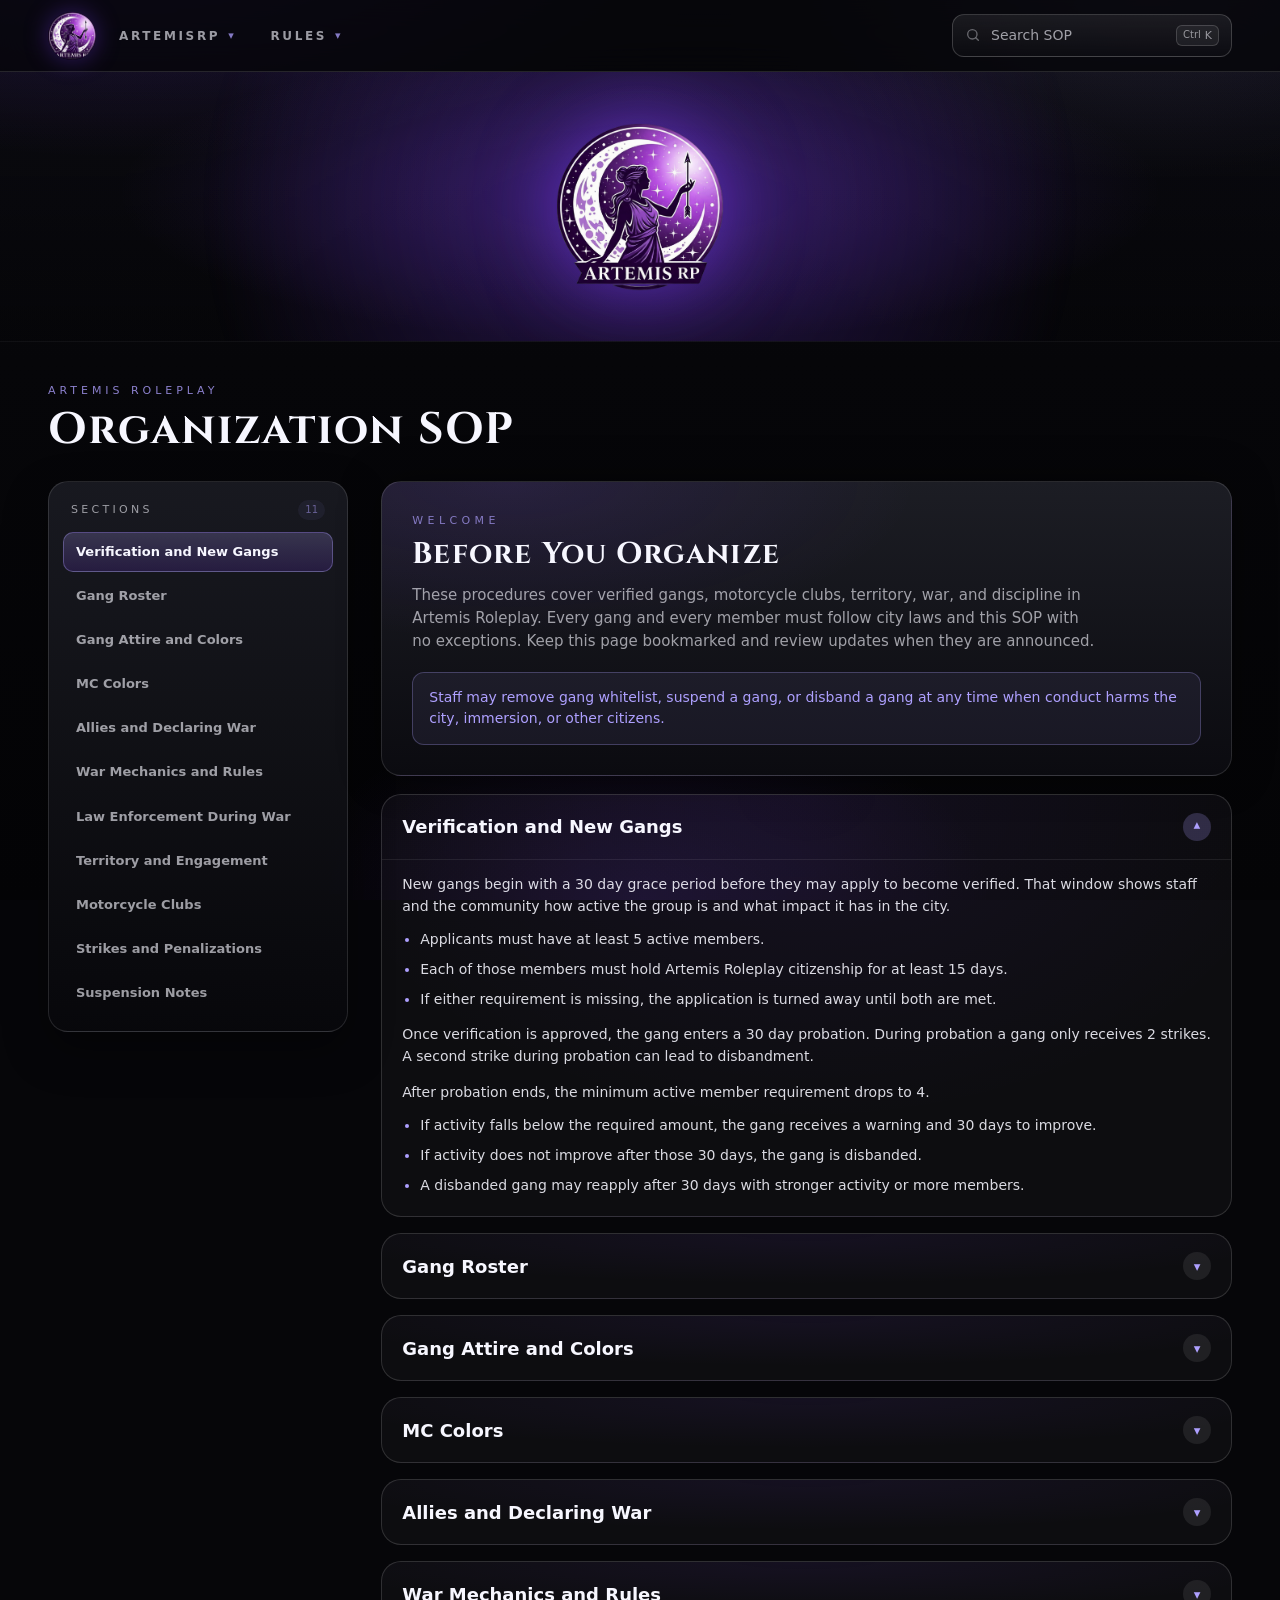
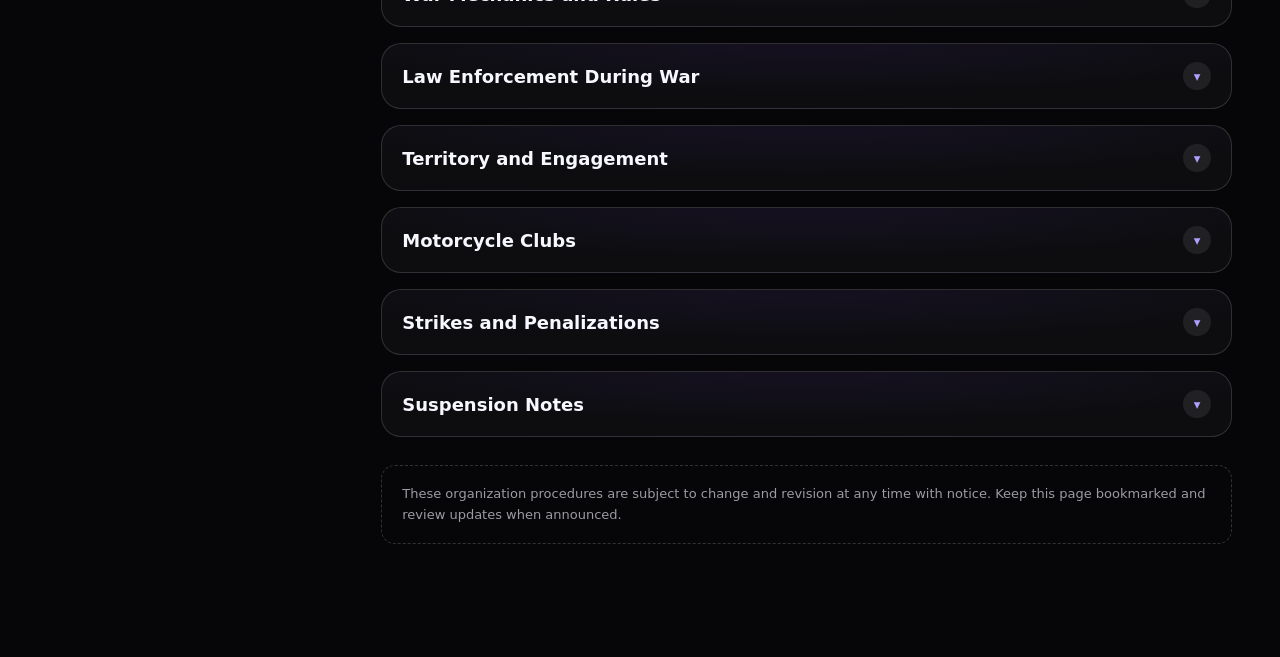
<file: organization-sop.html>
<!DOCTYPE html>
<html lang="en">
<head>
    <meta charset="utf-8">
    <meta name="viewport" content="width=device-width, initial-scale=1">
    <title>Artemis Roleplay | Organization SOP</title>
    <meta name="description" content="Organization and gang standard operating procedures for Artemis Roleplay.">
    <link rel="icon" type="image/png" href="logo.png">
    <link rel="preconnect" href="https://fonts.googleapis.com">
    <link rel="preconnect" href="https://fonts.gstatic.com" crossorigin>
    <link href="https://fonts.googleapis.com/css2?family=Cinzel:wght@600;700&display=swap" rel="stylesheet">
    <link rel="stylesheet" href="styles.css">
</head>
<body>
    <header class="siteHeader">
        <div class="headerInner">
            <div class="headerLead">
                <a class="brand" href="index.html">
                    <img class="brandLogo" src="logo.png" alt="Artemis Roleplay" width="48" height="48">
                </a>
                <nav class="topNav" id="topNavMount" aria-label="Primary"></nav>
            </div>
            <div class="headerActions">
                <button class="searchTrigger" id="searchTrigger" type="button" aria-label="Search organization SOP" aria-haspopup="dialog" aria-keyshortcuts="Control+K Meta+K">
                    <svg class="searchIcon" viewBox="0 0 24 24" fill="none" aria-hidden="true">
                        <circle cx="11" cy="11" r="7" stroke="currentColor" stroke-width="2"></circle>
                        <path d="M20 20l-3.5-3.5" stroke="currentColor" stroke-width="2" stroke-linecap="round"></path>
                    </svg>
                    <span class="searchTriggerText">Search SOP</span>
                    <kbd class="searchKbd" aria-hidden="true"><span class="searchKbdMod">Ctrl</span>K</kbd>
                </button>
                <button class="topNavToggle" id="topNavToggle" type="button" aria-label="Open menu" aria-expanded="false" aria-controls="topNavMount">Menu</button>
                <button class="menuToggle" id="menuToggle" type="button" aria-label="Open sections">☰</button>
            </div>
        </div>
    </header>

    <div class="navScrim" id="navScrim" hidden></div>

    <div class="page" id="top">
        <div class="pageBanner" aria-hidden="true">
            <div class="bannerGlow"></div>
            <img class="bannerLogo" src="logo.png" alt="" width="180" height="180">
        </div>

        <div class="pageShell">
            <div class="pageHeading">
                <p class="pageEyebrow">Artemis Roleplay</p>
                <h1 class="pageTitle">Organization SOP</h1>
            </div>

            <div class="layout">
                <nav class="sideNav" id="sideNav" aria-label="Organization sections">
                    <div class="navCard">
                        <p class="navLabel">Sections <span class="navCount" id="navCount"></span></p>
                        <ul class="navList" id="navList"></ul>
                    </div>
                </nav>

                <main class="content">
                    <section class="hero">
                        <p class="heroEyebrow">Welcome</p>
                        <h2 class="heroTitle">Before You Organize</h2>
                        <p class="heroLead">
                            These procedures cover verified gangs, motorcycle clubs, territory, war, and discipline in Artemis Roleplay.
                            Every gang and every member must follow city laws and this SOP with no exceptions.
                            Keep this page bookmarked and review updates when they are announced.
                        </p>
                        <div class="notice">
                            Staff may remove gang whitelist, suspend a gang, or disband a gang at any time when conduct harms the city, immersion, or other citizens.
                        </div>
                    </section>

                    <article class="ruleSection open" id="verification" data-title="Verification and New Gangs">
                        <button class="ruleHeader" type="button">
                            <h2 class="ruleTitle">Verification and New Gangs</h2>
                            <span class="ruleChevron" aria-hidden="true">▾</span>
                        </button>
                        <div class="ruleBody">
                            <p>New gangs begin with a 30 day grace period before they may apply to become verified. That window shows staff and the community how active the group is and what impact it has in the city.</p>
                            <ul>
                                <li>Applicants must have at least 5 active members.</li>
                                <li>Each of those members must hold Artemis Roleplay citizenship for at least 15 days.</li>
                                <li>If either requirement is missing, the application is turned away until both are met.</li>
                            </ul>
                            <p>Once verification is approved, the gang enters a 30 day probation. During probation a gang only receives 2 strikes. A second strike during probation can lead to disbandment.</p>
                            <p>After probation ends, the minimum active member requirement drops to 4.</p>
                            <ul>
                                <li>If activity falls below the required amount, the gang receives a warning and 30 days to improve.</li>
                                <li>If activity does not improve after those 30 days, the gang is disbanded.</li>
                                <li>A disbanded gang may reapply after 30 days with stronger activity or more members.</li>
                            </ul>
                        </div>
                    </article>

                    <article class="ruleSection" id="roster" data-title="Gang Roster">
                        <button class="ruleHeader" type="button">
                            <h2 class="ruleTitle">Gang Roster</h2>
                            <span class="ruleChevron" aria-hidden="true">▾</span>
                        </button>
                        <div class="ruleBody">
                            <ul>
                                <li>Each gang is limited to 1 leader and a maximum of 15 members. Member caps may change.</li>
                                <li>The gang leader is responsible for keeping the roster current.</li>
                                <li>Each of your characters may only belong to one gang. You may not place separate characters in different gangs or in the same gang.</li>
                                <li>New recruits must be active Artemis Roleplay citizens for at least 15 days before joining a gang. This helps prevent herd recruitment.</li>
                            </ul>
                        </div>
                    </article>

                    <article class="ruleSection" id="attireColors" data-title="Gang Attire and Colors">
                        <button class="ruleHeader" type="button">
                            <h2 class="ruleTitle">Gang Attire and Colors</h2>
                            <span class="ruleChevron" aria-hidden="true">▾</span>
                        </button>
                        <div class="ruleBody">
                            <p>Gang colors and attire are a clear way to identify your gang in the city.</p>
                            <ul>
                                <li>Colors and attire must be reported to government and must be unique to your gang.</li>
                                <li>Two gangs may not share the same color.</li>
                                <li>Gangs do not need to wear colors or attire at all times, except during a gang war, when colors distinguish the conflicting sides. The same rule applies to vehicle colors during war.</li>
                            </ul>
                        </div>
                    </article>

                    <article class="ruleSection" id="mcColors" data-title="MC Colors">
                        <button class="ruleHeader" type="button">
                            <h2 class="ruleTitle">MC Colors</h2>
                            <span class="ruleChevron" aria-hidden="true">▾</span>
                        </button>
                        <div class="ruleBody">
                            <p>Motorcycle clubs are not defined by a single assigned color. An MC must wear a minimum three piece patch. Those patches are the club colors:</p>
                            <ul>
                                <li>The top rocker shows the club name.</li>
                                <li>The centerpiece shows the club symbol.</li>
                                <li>The bottom rocker states the club territory, along with an MC back.</li>
                            </ul>
                        </div>
                    </article>

                    <article class="ruleSection" id="alliesWar" data-title="Allies and Declaring War">
                        <button class="ruleHeader" type="button">
                            <h2 class="ruleTitle">Allies and Declaring War</h2>
                            <span class="ruleChevron" aria-hidden="true">▾</span>
                        </button>
                        <div class="ruleBody">
                            <div class="subBlock">
                                <h3 class="subTitle">Allies</h3>
                                <ul>
                                    <li>A gang may hold 1 alliance. The same limit applies during gang wars.</li>
                                    <li>An alliance must be with one full gang, not scattered members from several gangs.</li>
                                    <li>Allies must be made known to staff and government.</li>
                                </ul>
                            </div>
                            <div class="subBlock">
                                <h3 class="subTitle">Declaring War</h3>
                                <ul>
                                    <li>War must be declared in person by the leaders of both sides, with their rosters present, so terms can be negotiated.</li>
                                    <li>The negotiation scene and the first attack scene must be separate.</li>
                                    <li>Each side may bring 1 allied gang, and that ally must be named during negotiation.</li>
                                    <li>Allied groups still count toward number limits and must follow server rules and gang war rules.</li>
                                </ul>
                            </div>
                        </div>
                    </article>

                    <article class="ruleSection" id="warMechanics" data-title="War Mechanics and Rules">
                        <button class="ruleHeader" type="button">
                            <h2 class="ruleTitle">War Mechanics and Rules</h2>
                            <span class="ruleChevron" aria-hidden="true">▾</span>
                        </button>
                        <div class="ruleBody">
                            <p>Wars run on a storm cycle: 1 attack and 1 retaliation per storm for 7 days.</p>
                            <ul>
                                <li>All war attacks must take place on gang turf or territory.</li>
                                <li>The first attack may only happen after negotiation and terms are set, and only on either side’s turf or territory.</li>
                                <li>If the defending gang fails to retaliate within 24 hours, the war ends and the attacking gang wins.</li>
                                <li>Gang leaders may break the cycle at any time within those 24 hours by requesting an in person meeting to call for peace or forfeit.</li>
                                <li>Gang wars are 8 v 8 in the relevant gang territory. If a compound is breached or compromised, the fight may escalate to 10 v 10.</li>
                                <li>Once a gang member is flat backed, that member cannot return until the next fight, whether that is an attack or a retaliation.</li>
                                <li>If a gang member is down and injured, a fellow member may pick them up, take them to hospital for treatment, and return them to the fight.</li>
                                <li>During a gang war it is strictly prohibited to use /911 or /HELP to get revived.</li>
                                <li>All gang members and allies must wear gang colors or attire during war.</li>
                                <li>Civilians should stay out of war zones. Gang members and staff are not responsible for civilian safety in those areas.</li>
                                <li>Outside participants who inject themselves into a war they are not part of will be handled by staff. Gang members and staff are not responsible for their safety.</li>
                                <li>If vehicles bearing the color of an attacking or retaliating gang enter a gang turf, that presence may be pressed and escalated to violence.</li>
                            </ul>
                        </div>
                    </article>

                    <article class="ruleSection" id="leoDuringWar" data-title="Law Enforcement During War">
                        <button class="ruleHeader" type="button">
                            <h2 class="ruleTitle">Law Enforcement During War</h2>
                            <span class="ruleChevron" aria-hidden="true">▾</span>
                        </button>
                        <div class="ruleBody">
                            <ul>
                                <li>During an attack or defense on gang turf, initiation rules are waived until the scene is complete.</li>
                                <li>If law enforcement or EMS arrives, it is under their own choice.</li>
                                <li>Violence should be the last step when dealing with officers who enter an active gang war. Law enforcement is trained not to shoot on sight, and gangs must follow the same restraint.</li>
                            </ul>
                        </div>
                    </article>

                    <article class="ruleSection" id="territory" data-title="Territory and Engagement">
                        <button class="ruleHeader" type="button">
                            <h2 class="ruleTitle">Territory and Engagement</h2>
                            <span class="ruleChevron" aria-hidden="true">▾</span>
                        </button>
                        <div class="ruleBody">
                            <p>Anything you do in another gang’s territory is under your own discretion.</p>
                            <div class="subBlock">
                                <h3 class="subTitle">Territory Engagement</h3>
                                <p>Gang members who loiter or act in another gang’s territory, such as selling drugs or committing crime, can be treated as provocation or contest by the gang that owns that turf.</p>
                                <ul>
                                    <li>Territory owners may press opposing members off their turf, and that press can lead to violence.</li>
                                    <li>Because this is not a declared war, regular Artemis Roleplay rules apply, including 15 seconds of interaction and the rule of 4 (4 v 4).</li>
                                    <li>If you want to move into territory already held by another gang, speak with that gang about sharing. The owning gang may set demands for sharing.</li>
                                    <li>Sharing talks must happen face to face between gang leaders and their members, covering the area and any demands. Sharing territory is not an alliance.</li>
                                </ul>
                            </div>
                            <div class="subBlock">
                                <h3 class="subTitle">Territory Contest</h3>
                                <ul>
                                    <li>You may contest another gang’s section of territory by invading and claiming it through word of mouth, public posts, or acts of violence. The 15 second interaction rule still applies. Contests are settled through gang war rules.</li>
                                    <li>You may contest only 1 square block at a time. The contested area is set when war is declared.</li>
                                    <li>When you contest territory, the opposing gang may counter attack at any time.</li>
                                    <li>You cannot take over an entire gang’s territory. A gang must be left with at least 4 square blocks.</li>
                                </ul>
                            </div>
                        </div>
                    </article>

                    <article class="ruleSection" id="motorcycleClubs" data-title="Motorcycle Clubs">
                        <button class="ruleHeader" type="button">
                            <h2 class="ruleTitle">Motorcycle Clubs</h2>
                            <span class="ruleChevron" aria-hidden="true">▾</span>
                        </button>
                        <div class="ruleBody">
                            <div class="subBlock">
                                <h3 class="subTitle">MC Territory</h3>
                                <p>Unlike street gangs, MC territory is not defined by sprays. Clubs identify through their three piece patch colors, including a bottom rocker that states territory.</p>
                            </div>
                            <div class="subBlock">
                                <h3 class="subTitle">State Dominance and Territory</h3>
                                <p>If another MC wears the same club location or territory on its bottom rocker, that can lead to conflict. Engagement and contest rules still apply. The winning MC requires the losing club to change its bottom rocker.</p>
                            </div>
                            <div class="subBlock">
                                <h3 class="subTitle">1% Patches</h3>
                                <p>1% patches may only be worn by state dominant MCs in Artemis. Those patches must be earned by becoming one of the more active and dominant clubs in the city.</p>
                            </div>
                        </div>
                    </article>

                    <article class="ruleSection" id="strikes" data-title="Strikes and Penalizations">
                        <button class="ruleHeader" type="button">
                            <h2 class="ruleTitle">Strikes and Penalizations</h2>
                            <span class="ruleChevron" aria-hidden="true">▾</span>
                        </button>
                        <div class="ruleBody">
                            <p>Artemis Roleplay uses a 3 strike system for gangs. Gang leaders are expected to keep their members inside server rules.</p>
                            <table class="schedule">
                                <thead>
                                    <tr>
                                        <th>Offense</th>
                                        <th>Result</th>
                                    </tr>
                                </thead>
                                <tbody>
                                    <tr><td>First offense</td><td>Verbal warning for a rule break</td></tr>
                                    <tr><td>Second offense</td><td>Strike 1, 7 day suspension</td></tr>
                                    <tr><td>Third offense</td><td>Strike 2, loss of all gang perks and a 14 day suspension</td></tr>
                                    <tr><td>Fourth offense</td><td>Disbandment</td></tr>
                                </tbody>
                            </table>
                            <ul>
                                <li>All strikes reset to Strike 1 level after 15 days.</li>
                                <li>If no further discipline is received after 30 days, the gang resets back to warning level.</li>
                                <li>After 40 days the gang may become eligible for perks again once it has returned to warning level.</li>
                                <li>Staff may remove gang whitelist at any time for any reason, including disbandment or a ban from the server.</li>
                            </ul>
                        </div>
                    </article>

                    <article class="ruleSection" id="suspension" data-title="Suspension Notes">
                        <button class="ruleHeader" type="button">
                            <h2 class="ruleTitle">Suspension Notes</h2>
                            <span class="ruleChevron" aria-hidden="true">▾</span>
                        </button>
                        <div class="ruleBody">
                            <p>Staff may suspend or disband a gang at any time. When a gang is placed on suspension, members may not affiliate with one another on a gang level for a duration that is typically 2 weeks. Exact length is set by staff.</p>
                            <p>During suspension the following applies:</p>
                            <ul>
                                <li>No gang activity of any kind, including entering enemy turfs, selling drugs as a gang, or retaliating as a gang.</li>
                                <li>No gang colors or representation. Colors include vehicles, clothing, and face covers. Representation includes gang signs or posting or yelling your gang name in any context.</li>
                                <li>You may defend yourself if another gang attacks you, but only as personal defense, not as gang affiliated retaliation.</li>
                                <li>All perks tied to the in game roster are removed.</li>
                                <li>Perks are not restored automatically after 40 days. Restoration depends on gang management review and the gang’s activity during that period.</li>
                            </ul>
                        </div>
                    </article>

                    <p class="footerNote">
                        These organization procedures are subject to change and revision at any time with notice.
                        Keep this page bookmarked and review updates when announced.
                    </p>
                </main>
            </div>
        </div>
    </div>

    <div class="searchOverlay" id="searchOverlay" hidden>
        <div class="searchDialog" role="dialog" aria-modal="true" aria-labelledby="searchDialogTitle">
            <h2 class="srOnly" id="searchDialogTitle">Search organization SOP</h2>
            <div class="searchField">
                <svg class="searchIcon" viewBox="0 0 24 24" fill="none" aria-hidden="true">
                    <circle cx="11" cy="11" r="7" stroke="currentColor" stroke-width="2"></circle>
                    <path d="M20 20l-3.5-3.5" stroke="currentColor" stroke-width="2" stroke-linecap="round"></path>
                </svg>
                <input
                    class="searchModalInput"
                    id="searchModalInput"
                    type="text"
                    placeholder="Search sections or keywords..."
                    autocomplete="off"
                    spellcheck="false"
                    role="combobox"
                    aria-expanded="true"
                    aria-controls="searchResults"
                    aria-autocomplete="list"
                    aria-describedby="searchMeta">
                <kbd class="searchKbd" aria-hidden="true">Esc</kbd>
            </div>
            <div class="searchMeta" id="searchMeta">
                <span id="searchCount">0 sections</span>
                <span class="searchMetaHint">Enter to jump</span>
            </div>
            <ul class="searchResults" id="searchResults" role="listbox" aria-label="Organization sections"></ul>
            <p class="searchEmpty" id="searchEmpty" hidden>No sections matched your search.</p>
            <div class="searchFooter">
                <span><kbd class="searchKbd">↑</kbd><kbd class="searchKbd">↓</kbd> navigate</span>
                <span><kbd class="searchKbd">↵</kbd> open section</span>
                <span><kbd class="searchKbd">Esc</kbd> close</span>
            </div>
        </div>
    </div>

    <script src="nav.js"></script>
    <script src="app.js"></script>
</body>
</html>
</file>
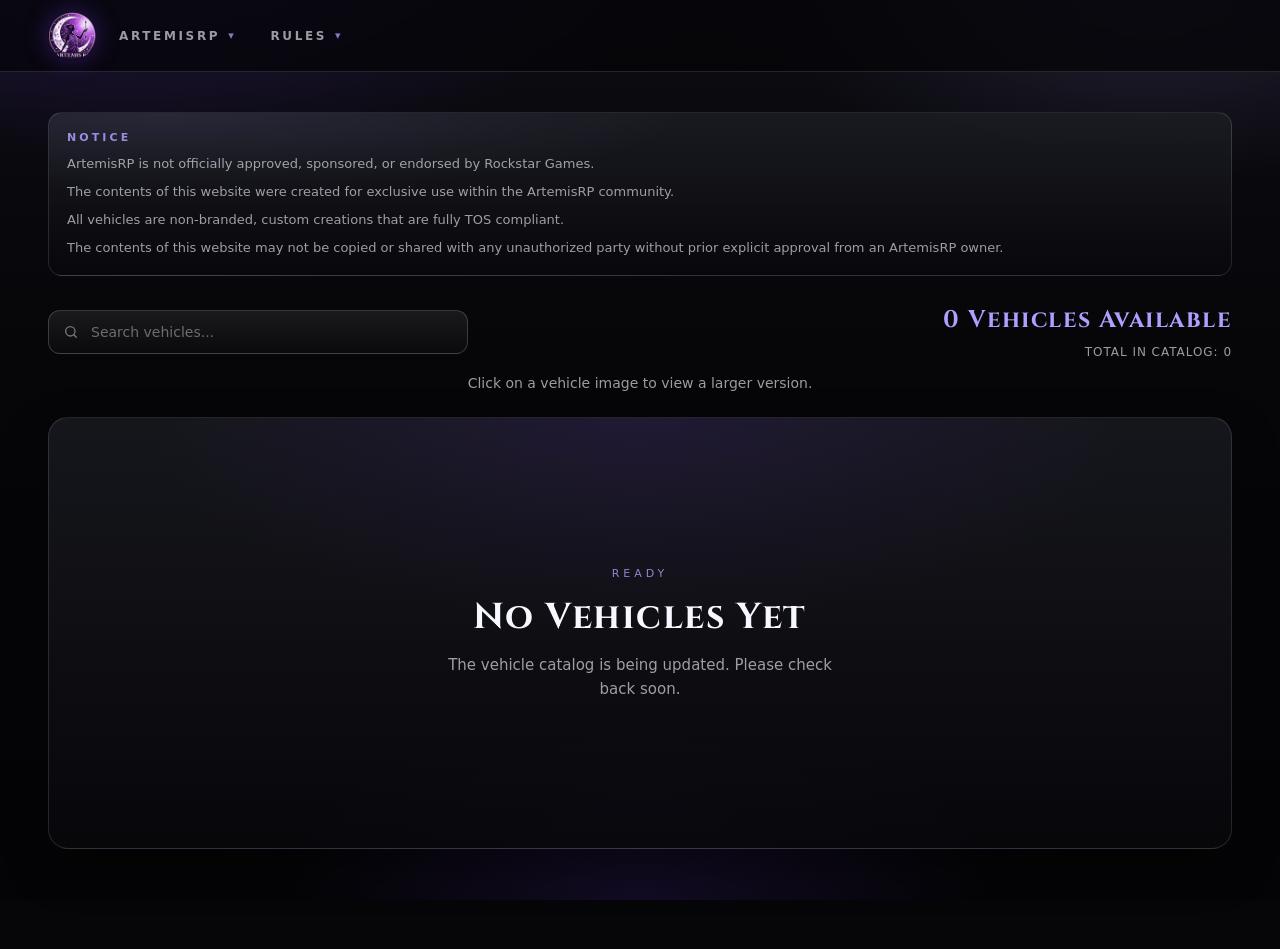
<file: vehicle-catalog.html>
<!DOCTYPE html>
<html lang="en">
<head>
    <meta charset="utf-8">
    <meta name="viewport" content="width=device-width, initial-scale=1">
    <title>Artemis Roleplay | Vehicle Catalog</title>
    <meta name="description" content="Vehicle catalog for Artemis Roleplay.">
    <link rel="icon" type="image/png" href="logo.png">
    <link rel="preconnect" href="https://fonts.googleapis.com">
    <link rel="preconnect" href="https://fonts.gstatic.com" crossorigin>
    <link href="https://fonts.googleapis.com/css2?family=Cinzel:wght@600;700&display=swap" rel="stylesheet">
    <link rel="stylesheet" href="styles.css">
</head>
<body>
    <header class="siteHeader">
        <div class="headerInner">
            <div class="headerLead">
                <a class="brand" href="index.html">
                    <img class="brandLogo" src="logo.png" alt="Artemis Roleplay" width="48" height="48">
                </a>
                <nav class="topNav" id="topNavMount" aria-label="Primary"></nav>
            </div>
            <div class="headerActions">
                <button class="topNavToggle" id="topNavToggle" type="button" aria-label="Open menu" aria-expanded="false" aria-controls="topNavMount">Menu</button>
            </div>
        </div>
    </header>

    <div class="page catalogPage" id="top">
        <div class="pageShell catalogShell">
            <aside class="catalogDisclaimer" role="note">
                <p class="catalogDisclaimerTitle">Notice</p>
                <div class="catalogDisclaimerText">
                    <p>ArtemisRP is not officially approved, sponsored, or endorsed by Rockstar Games.</p>
                    <p>The contents of this website were created for exclusive use within the ArtemisRP community.</p>
                    <p>All vehicles are non-branded, custom creations that are fully TOS compliant.</p>
                    <p>The contents of this website may not be copied or shared with any unauthorized party without prior explicit approval from an ArtemisRP owner.</p>
                </div>
            </aside>

            <div class="catalogToolbar">
                <label class="catalogSearch" for="catalogSearchInput">
                    <svg class="catalogSearchIcon" viewBox="0 0 24 24" fill="none" aria-hidden="true">
                        <circle cx="11" cy="11" r="7" stroke="currentColor" stroke-width="2"></circle>
                        <path d="M20 20l-3.5-3.5" stroke="currentColor" stroke-width="2" stroke-linecap="round"></path>
                    </svg>
                    <input
                        class="catalogSearchInput"
                        id="catalogSearchInput"
                        type="search"
                        placeholder="Search vehicles..."
                        autocomplete="off"
                        spellcheck="false">
                </label>
                <div class="catalogMeta">
                    <p class="catalogCount"><span id="catalogVisibleCount">0</span> Vehicles Available</p>
                    <p class="catalogTotal">Total in catalog: <span id="catalogTotalCount">0</span></p>
                </div>
            </div>

            <p class="catalogHint">Click on a vehicle image to view a larger version.</p>

            <div class="catalogStage">
                <div class="catalogGrid" id="catalogGrid" aria-live="polite"></div>

                <div class="catalogEmpty" id="catalogEmpty">
                    <p class="catalogEmptyEyebrow">Ready</p>
                    <h2 class="catalogEmptyTitle">No Vehicles Yet</h2>
                    <p class="catalogEmptyLead">
                        The vehicle catalog is being updated. Please check back soon.
                    </p>
                </div>
            </div>
        </div>
    </div>

    <div class="catalogLightbox" id="catalogLightbox" hidden>
        <button class="catalogLightboxClose" id="catalogLightboxClose" type="button" aria-label="Close preview">×</button>
        <img class="catalogLightboxImage" id="catalogLightboxImage" alt="">
        <p class="catalogLightboxName" id="catalogLightboxName"></p>
    </div>

    <script src="nav.js"></script>
    <script src="vehicles.js"></script>
    <script src="catalog.js"></script>
</body>
</html>
</file>
<file: styles.css>
:root {
    --purpleAccent: #aea0ff;
    --purpleDeep: #7f3dff;
    --purpleGlow: rgba(174, 160, 255, 0.22);
    --greySurface: #1c1d24;
    --greyElevated: #24252e;
    --greyBase: #060609;
    --borderSoft: rgba(255, 255, 255, 0.12);
    --textMain: #f7f7ff;
    --textMuted: rgba(247, 247, 255, 0.62);
    --danger: #ff8a80;
    --fontBody: "Segoe UI", system-ui, sans-serif;
    --fontDisplay: "Cinzel", "Times New Roman", serif;
    --navWidth: 300px;
    --headerHeight: 72px;
    --pageMax: 1440px;
    --pagePad: clamp(18px, 4vw, 48px);
    --cardRadius: 20px;
}

* {
    box-sizing: border-box;
}

html {
    scroll-behavior: smooth;
    scroll-padding-top: calc(var(--headerHeight) + 10px);
}

body {
    margin: 0;
    min-height: 100vh;
    color: var(--textMain);
    font-family: var(--fontBody);
    background: var(--greyBase);
    line-height: 1.55;
}

body::before {
    content: "";
    position: fixed;
    inset: 0;
    pointer-events: none;
    z-index: 0;
    background:
        radial-gradient(ellipse 80% 50% at 10% -10%, rgba(127, 61, 255, 0.28), transparent 55%),
        radial-gradient(ellipse 60% 40% at 90% 0%, rgba(174, 160, 255, 0.14), transparent 50%),
        radial-gradient(ellipse 50% 40% at 50% 100%, rgba(127, 61, 255, 0.12), transparent 55%),
        linear-gradient(180deg, #0c0c12 0%, var(--greyBase) 40%, #040406 100%);
}

a {
    color: var(--purpleAccent);
    text-decoration: none;
}

a:hover {
    color: #d4ccff;
}

.siteHeader {
    position: sticky;
    top: 0;
    z-index: 40;
    height: var(--headerHeight);
    border-bottom: 1px solid var(--borderSoft);
    background: rgba(6, 6, 9, 0.82);
    backdrop-filter: blur(16px);
}

.headerInner {
    display: flex;
    align-items: center;
    justify-content: space-between;
    gap: 16px;
    width: 100%;
    max-width: var(--pageMax);
    height: 100%;
    margin: 0 auto;
    padding: 0 var(--pagePad);
}

.headerLead {
    display: flex;
    align-items: center;
    gap: 8px;
    min-width: 0;
    flex: 1 1 auto;
}

.brand {
    display: flex;
    align-items: center;
    gap: 14px;
    color: inherit;
    flex-shrink: 0;
}

.brandLogo {
    width: 48px;
    height: 48px;
    border-radius: 50%;
    object-fit: cover;
    box-shadow: 0 0 24px rgba(127, 61, 255, 0.35);
}

.topNav {
    min-width: 0;
}

.topNavList {
    display: flex;
    align-items: center;
    gap: 4px;
    list-style: none;
    margin: 0;
    padding: 0;
}

.topNavItem {
    position: relative;
}

.topNavTrigger {
    display: inline-flex;
    align-items: center;
    gap: 8px;
    padding: 10px 14px;
    border: 1px solid transparent;
    border-radius: 12px;
    background: transparent;
    color: var(--textMuted);
    font-family: inherit;
    font-size: 12px;
    font-weight: 700;
    letter-spacing: 0.22em;
    text-transform: uppercase;
    cursor: pointer;
    transition: color 0.2s ease, background 0.2s ease, border-color 0.2s ease;
}

.topNavTrigger:hover,
.topNavItem.isOpen .topNavTrigger,
.topNavTrigger:focus-visible {
    outline: none;
    color: var(--textMain);
    border-color: rgba(174, 160, 255, 0.35);
    background: linear-gradient(180deg, rgba(174, 160, 255, 0.18), rgba(127, 61, 255, 0.12));
}

.topNavCaret {
    color: var(--purpleAccent);
    font-size: 11px;
    opacity: 0.75;
    transition: transform 0.2s ease;
}

.topNavItem.isOpen .topNavCaret {
    transform: rotate(180deg);
}

.topNavDropdown {
    position: absolute;
    top: calc(100% + 10px);
    left: 0;
    z-index: 50;
    display: flex;
    flex-direction: column;
    gap: 4px;
    min-width: 240px;
    padding: 12px;
    border: 1px solid var(--borderSoft);
    border-radius: var(--cardRadius);
    background:
        radial-gradient(ellipse 90% 120% at 50% 0%, rgba(127, 61, 255, 0.12), transparent 65%),
        linear-gradient(180deg, rgba(28, 29, 36, 0.96), rgba(8, 8, 12, 0.98));
    box-shadow: 0 18px 44px rgba(0, 0, 0, 0.45);
    backdrop-filter: blur(16px);
    animation: dropdownIn 0.16s ease both;
}

.topNavDropdown::before {
    content: "";
    position: absolute;
    left: 0;
    right: 0;
    top: -14px;
    height: 14px;
}

.topNavDropdown[hidden] {
    display: none;
}

.topNavLink {
    display: block;
    padding: 10px 12px;
    border: 1px solid transparent;
    border-radius: 10px;
    color: var(--textMuted);
    font-size: 13px;
    font-weight: 600;
    transition: background 0.2s ease, border-color 0.2s ease, color 0.2s ease;
}

.topNavLink:hover,
.topNavLink:focus-visible {
    outline: none;
    color: var(--textMain);
    background: rgba(255, 255, 255, 0.05);
}

.topNavLink.isCurrent {
    color: var(--textMain);
    border-color: rgba(174, 160, 255, 0.35);
    background: linear-gradient(180deg, rgba(174, 160, 255, 0.22), rgba(127, 61, 255, 0.16));
}

.topNavToggle {
    display: none;
    align-items: center;
    justify-content: center;
    height: 42px;
    padding: 0 14px;
    border: 1px solid rgba(255, 255, 255, 0.15);
    border-radius: 12px;
    background: rgba(255, 255, 255, 0.06);
    color: inherit;
    font-family: inherit;
    font-size: 13px;
    font-weight: 600;
    letter-spacing: 0.08em;
    text-transform: uppercase;
    cursor: pointer;
}

.headerActions {
    display: flex;
    align-items: center;
    gap: 10px;
    flex-shrink: 0;
}

.comingSoon {
    margin: clamp(40px, 8vw, 80px) auto 0;
    max-width: 640px;
    padding: clamp(28px, 4vw, 42px);
    border: 1px solid var(--borderSoft);
    border-radius: var(--cardRadius);
    background:
        radial-gradient(ellipse 80% 90% at 15% 0%, rgba(127, 61, 255, 0.14), transparent 60%),
        linear-gradient(180deg, var(--greySurface), #0b0b10);
    box-shadow: 0 0 42px rgba(0, 0, 0, 0.45);
    text-align: center;
    animation: riseIn 0.55s ease both;
}

.comingSoonEyebrow {
    margin: 0 0 10px;
    color: var(--purpleAccent);
    font-size: 11px;
    letter-spacing: 0.36em;
    text-transform: uppercase;
    opacity: 0.8;
}

.comingSoonTitle {
    margin: 0 0 12px;
    font-family: var(--fontDisplay);
    font-size: clamp(28px, 4vw, 40px);
    font-weight: 700;
    letter-spacing: 0.04em;
}

.comingSoonLead {
    margin: 0;
    color: var(--textMuted);
    font-size: 15px;
}

.catalogPage .catalogShell {
    padding-top: clamp(24px, 3.5vw, 40px);
}

.catalogDisclaimer {
    margin: 0 0 clamp(18px, 2.4vw, 26px);
    padding: 16px 18px;
    border: 1px solid var(--borderSoft);
    border-radius: 14px;
    background:
        radial-gradient(ellipse 80% 90% at 10% 0%, rgba(174, 160, 255, 0.1), transparent 55%),
        linear-gradient(180deg, rgba(28, 29, 36, 0.85), rgba(8, 8, 12, 0.9));
    animation: riseIn 0.45s ease both;
}

.catalogDisclaimerTitle {
    margin: 0 0 8px;
    color: var(--purpleAccent);
    font-size: 11px;
    font-weight: 700;
    letter-spacing: 0.28em;
    text-transform: uppercase;
    opacity: 0.85;
}

.catalogDisclaimerText {
    display: flex;
    flex-direction: column;
    gap: 8px;
    color: var(--textMuted);
    font-size: 13px;
    line-height: 1.55;
}

.catalogDisclaimerText p {
    margin: 0;
}

.catalogToolbar {
    display: flex;
    flex-wrap: wrap;
    align-items: center;
    justify-content: space-between;
    gap: 16px;
    margin-bottom: 12px;
    animation: riseIn 0.5s ease both;
}

.catalogSearch {
    display: flex;
    align-items: center;
    gap: 10px;
    flex: 1 1 280px;
    max-width: 420px;
    padding: 12px 14px;
    border: 1px solid rgba(255, 255, 255, 0.18);
    border-radius: 12px;
    background: linear-gradient(180deg, rgba(255, 255, 255, 0.08), rgba(255, 255, 255, 0.02));
}

.catalogSearch:focus-within {
    border-color: rgba(174, 160, 255, 0.55);
    background: rgba(174, 160, 255, 0.1);
}

.catalogSearchIcon {
    width: 16px;
    height: 16px;
    flex-shrink: 0;
    color: var(--textMuted);
    opacity: 0.7;
}

.catalogSearchInput {
    flex: 1;
    min-width: 0;
    border: none;
    background: transparent;
    color: var(--textMain);
    font-family: inherit;
    font-size: 14px;
}

.catalogSearchInput::placeholder {
    color: rgba(255, 255, 255, 0.38);
}

.catalogSearchInput:focus {
    outline: none;
}

.catalogMeta {
    display: flex;
    flex-direction: column;
    align-items: flex-end;
    gap: 4px;
    text-align: right;
}

.catalogCount {
    margin: 0;
    color: var(--purpleAccent);
    font-family: var(--fontDisplay);
    font-size: clamp(18px, 2.2vw, 24px);
    font-weight: 700;
    letter-spacing: 0.06em;
}

.catalogTotal {
    margin: 0;
    color: var(--textMuted);
    font-size: 12px;
    letter-spacing: 0.08em;
    text-transform: uppercase;
}

.catalogHint {
    margin: 0 0 clamp(16px, 2vw, 22px);
    color: var(--textMuted);
    font-size: 14px;
    text-align: center;
    animation: riseIn 0.55s ease both;
}

.catalogStage {
    position: relative;
    min-height: clamp(320px, 48vh, 520px);
    padding: clamp(18px, 2.4vw, 28px);
    border: 1px solid var(--borderSoft);
    border-radius: var(--cardRadius);
    background:
        radial-gradient(ellipse 70% 80% at 50% 0%, rgba(127, 61, 255, 0.1), transparent 60%),
        linear-gradient(180deg, rgba(28, 29, 36, 0.72), rgba(8, 8, 12, 0.88));
    box-shadow: 0 18px 44px rgba(0, 0, 0, 0.35);
    animation: riseIn 0.55s ease both;
}

.catalogGrid {
    display: grid;
    grid-template-columns: repeat(auto-fill, minmax(220px, 1fr));
    gap: clamp(14px, 2vw, 22px);
}

.catalogCard {
    display: flex;
    flex-direction: column;
    gap: 10px;
    padding: 10px;
    border: 1px solid rgba(255, 255, 255, 0.1);
    border-radius: 16px;
    overflow: hidden;
    background: rgba(255, 255, 255, 0.03);
    color: inherit;
    font-family: inherit;
    cursor: pointer;
    transition: border-color 0.2s ease, transform 0.2s ease, background 0.2s ease;
}

.catalogCard:hover,
.catalogCard:focus-visible {
    outline: none;
    border-color: rgba(174, 160, 255, 0.45);
    background: rgba(174, 160, 255, 0.08);
    transform: translateY(-2px);
}

.catalogCardMedia {
    position: relative;
    aspect-ratio: 16 / 10;
    padding: 8px;
    border-radius: 12px;
    background:
        linear-gradient(180deg, rgba(255, 255, 255, 0.04), rgba(0, 0, 0, 0.25)),
        rgba(0, 0, 0, 0.35);
    overflow: hidden;
}

.catalogCardMedia img {
    display: block;
    width: 100%;
    height: 100%;
    border-radius: 8px;
    object-fit: cover;
}

.catalogCardMedia img[hidden] {
    display: none;
}

.catalogCardPlaceholder {
    position: absolute;
    inset: 0;
    display: grid;
    place-items: center;
    padding: 14px;
    color: var(--textMuted);
    font-family: var(--fontDisplay);
    font-size: 14px;
    letter-spacing: 0.06em;
    text-align: center;
    text-transform: uppercase;
    opacity: 0.7;
}

.catalogCardPlaceholder[hidden] {
    display: none;
}

.catalogCardName {
    margin: 0;
    padding: 0 4px 4px;
    font-size: 14px;
    font-weight: 600;
    text-align: center;
}

.catalogEmpty {
    position: absolute;
    inset: 0;
    display: grid;
    place-content: center;
    gap: 8px;
    padding: 32px;
    text-align: center;
    pointer-events: none;
}

.catalogEmpty[hidden] {
    display: none;
}

.catalogEmptyEyebrow {
    margin: 0;
    color: var(--purpleAccent);
    font-size: 11px;
    letter-spacing: 0.36em;
    text-transform: uppercase;
    opacity: 0.8;
}

.catalogEmptyTitle {
    margin: 0;
    font-family: var(--fontDisplay);
    font-size: clamp(26px, 3.6vw, 36px);
    font-weight: 700;
    letter-spacing: 0.04em;
}

.catalogEmptyLead {
    margin: 0 auto;
    max-width: 42ch;
    color: var(--textMuted);
    font-size: 15px;
}

.catalogLightbox {
    position: fixed;
    inset: 0;
    z-index: 90;
    display: flex;
    flex-direction: column;
    align-items: center;
    justify-content: center;
    gap: 14px;
    padding: 24px;
    background: rgba(4, 4, 7, 0.82);
    backdrop-filter: blur(8px);
}

.catalogLightbox[hidden] {
    display: none;
}

body.catalogLightboxOpen {
    overflow: hidden;
}

.catalogLightboxImage {
    max-width: min(960px, 100%);
    max-height: min(70vh, 720px);
    padding: 14px;
    border: 1px solid rgba(174, 160, 255, 0.28);
    border-radius: 16px;
    box-shadow: 0 30px 80px rgba(0, 0, 0, 0.7);
    object-fit: contain;
    background: #0b0b10;
}

.catalogLightboxName {
    margin: 0;
    color: var(--textMain);
    font-family: var(--fontDisplay);
    font-size: 18px;
    letter-spacing: 0.06em;
}

.catalogLightboxClose {
    position: absolute;
    top: 18px;
    right: 18px;
    width: 42px;
    height: 42px;
    border: 1px solid rgba(255, 255, 255, 0.16);
    border-radius: 12px;
    background: rgba(255, 255, 255, 0.06);
    color: var(--textMain);
    font-size: 24px;
    line-height: 1;
    cursor: pointer;
}

.catalogLightboxClose:hover,
.catalogLightboxClose:focus-visible {
    outline: none;
    border-color: rgba(174, 160, 255, 0.45);
    background: rgba(174, 160, 255, 0.12);
}

@media (max-width: 720px) {
    .catalogMeta {
        align-items: flex-start;
        text-align: left;
        width: 100%;
    }

    .catalogSearch {
        max-width: none;
    }
}

@keyframes dropdownIn {
    from {
        opacity: 0;
        transform: translateY(-6px);
    }
    to {
        opacity: 1;
        transform: translateY(0);
    }
}

.searchTrigger {
    display: flex;
    align-items: center;
    gap: 10px;
    width: min(280px, 36vw);
    padding: 10px 12px;
    border: 1px solid rgba(255, 255, 255, 0.18);
    border-radius: 12px;
    background: linear-gradient(180deg, rgba(255, 255, 255, 0.08), rgba(255, 255, 255, 0.02));
    color: var(--textMuted);
    font-family: inherit;
    font-size: 14px;
    text-align: left;
    cursor: pointer;
    transition: border-color 0.2s ease, background 0.2s ease, color 0.2s ease;
}

.searchTrigger:hover,
.searchTrigger:focus-visible {
    outline: none;
    color: var(--textMain);
    border-color: rgba(174, 160, 255, 0.55);
    background: rgba(174, 160, 255, 0.1);
}

.searchTriggerText {
    flex: 1;
    min-width: 0;
    overflow: hidden;
    white-space: nowrap;
    text-overflow: ellipsis;
}

.searchIcon {
    width: 16px;
    height: 16px;
    flex-shrink: 0;
    opacity: 0.6;
}

.searchKbd {
    display: inline-flex;
    align-items: center;
    gap: 4px;
    padding: 2px 6px;
    border: 1px solid rgba(255, 255, 255, 0.16);
    border-radius: 6px;
    background: rgba(255, 255, 255, 0.06);
    color: rgba(247, 247, 255, 0.55);
    font-family: inherit;
    font-size: 11px;
    line-height: 1.4;
    white-space: nowrap;
}

.searchKbdMod {
    font-size: 10px;
}

.searchOverlay {
    position: fixed;
    inset: 0;
    z-index: 80;
    display: flex;
    justify-content: center;
    align-items: flex-start;
    padding: clamp(40px, 12vh, 120px) 16px 16px;
    background: rgba(4, 4, 7, 0.66);
    backdrop-filter: blur(6px);
    animation: overlayIn 0.16s ease both;
}

.searchOverlay[hidden] {
    display: none;
}

.searchDialog {
    display: flex;
    flex-direction: column;
    width: min(680px, 100%);
    max-height: min(70vh, 640px);
    overflow: hidden;
    border: 1px solid rgba(174, 160, 255, 0.28);
    border-radius: 16px;
    background: linear-gradient(180deg, #17181f, #0e0f14 72%);
    box-shadow: 0 30px 80px rgba(0, 0, 0, 0.7), 0 0 60px rgba(127, 61, 255, 0.18);
    animation: dialogIn 0.2s cubic-bezier(0.2, 0.8, 0.2, 1) both;
}

.searchField {
    display: flex;
    align-items: center;
    gap: 12px;
    padding: 14px 16px;
    border-bottom: 1px solid rgba(255, 255, 255, 0.08);
    background: rgba(255, 255, 255, 0.02);
}

.searchField .searchIcon {
    width: 18px;
    height: 18px;
    opacity: 0.7;
}

.searchModalInput {
    flex: 1;
    min-width: 0;
    border: none;
    background: transparent;
    color: var(--textMain);
    font-family: inherit;
    font-size: 16px;
}

.searchModalInput::placeholder {
    color: rgba(255, 255, 255, 0.38);
}

.searchModalInput:focus {
    outline: none;
}

.searchMeta {
    display: flex;
    align-items: center;
    justify-content: space-between;
    gap: 12px;
    padding: 8px 18px;
    border-bottom: 1px solid rgba(255, 255, 255, 0.06);
    color: var(--textMuted);
    font-size: 11px;
    letter-spacing: 0.12em;
    text-transform: uppercase;
}

.searchMetaHint {
    opacity: 0.6;
}

.searchResults {
    flex: 1 1 auto;
    min-height: 0;
    list-style: none;
    margin: 0;
    padding: 8px;
    overflow-y: auto;
    scrollbar-width: thin;
    scrollbar-color: var(--purpleDeep) rgba(255, 255, 255, 0.06);
}

.searchResults::-webkit-scrollbar {
    width: 8px;
}

.searchResults::-webkit-scrollbar-thumb {
    background: linear-gradient(180deg, var(--purpleAccent), var(--purpleDeep));
    border-radius: 10px;
}

.searchResult {
    display: flex;
    flex-direction: column;
    gap: 4px;
    padding: 10px 12px;
    border: 1px solid transparent;
    border-radius: 10px;
    cursor: pointer;
    transition: background 0.12s ease, border-color 0.12s ease;
}

.searchResult[aria-selected="true"] {
    border-color: rgba(174, 160, 255, 0.35);
    background: linear-gradient(90deg, rgba(174, 160, 255, 0.22), rgba(127, 61, 255, 0.12));
}

.searchResultTop {
    display: flex;
    align-items: baseline;
    justify-content: space-between;
    gap: 12px;
}

.searchResultTitle {
    font-size: 14px;
    font-weight: 600;
    color: var(--textMain);
}

.searchResultTag {
    flex-shrink: 0;
    color: rgba(174, 160, 255, 0.75);
    font-size: 10px;
    letter-spacing: 0.14em;
    text-transform: uppercase;
}

.searchResultSnippet {
    display: -webkit-box;
    -webkit-box-orient: vertical;
    -webkit-line-clamp: 2;
    overflow: hidden;
    color: var(--textMuted);
    font-size: 12.5px;
    line-height: 1.45;
}

.searchResultSnippet mark,
.searchResultTitle mark {
    padding: 0 1px;
    border-radius: 3px;
    background: rgba(174, 160, 255, 0.3);
    color: #fff;
}

.searchEmpty {
    margin: 0;
    padding: 34px 18px;
    text-align: center;
    color: var(--textMuted);
    font-size: 14px;
}

.searchEmpty[hidden] {
    display: none;
}

.searchFooter {
    display: flex;
    flex-wrap: wrap;
    align-items: center;
    gap: 14px;
    padding: 10px 16px;
    border-top: 1px solid rgba(255, 255, 255, 0.08);
    background: rgba(0, 0, 0, 0.22);
    color: var(--textMuted);
    font-size: 11px;
}

.searchFooter span {
    display: inline-flex;
    align-items: center;
    gap: 5px;
}

.srOnly {
    position: absolute;
    width: 1px;
    height: 1px;
    margin: -1px;
    padding: 0;
    overflow: hidden;
    clip: rect(0, 0, 0, 0);
    white-space: nowrap;
    border: 0;
}

body.searchOpen {
    overflow: hidden;
}

.searchFlash {
    animation: searchFlash 1.6s ease;
}

@keyframes overlayIn {
    from { opacity: 0; }
    to { opacity: 1; }
}

@keyframes dialogIn {
    from {
        opacity: 0;
        transform: translateY(-10px) scale(0.985);
    }
    to {
        opacity: 1;
        transform: translateY(0) scale(1);
    }
}

@keyframes searchFlash {
    0%, 100% { box-shadow: 0 0 0 0 rgba(174, 160, 255, 0); }
    18% { box-shadow: 0 0 0 3px rgba(174, 160, 255, 0.45); }
}

.menuToggle {
    display: none;
    border: 1px solid rgba(255, 255, 255, 0.15);
    background: rgba(255, 255, 255, 0.06);
    color: inherit;
    width: 42px;
    height: 42px;
    border-radius: 12px;
    cursor: pointer;
    font-size: 18px;
}

.page {
    position: relative;
    z-index: 1;
}

.pageBanner {
    position: relative;
    display: grid;
    place-items: center;
    height: clamp(180px, 24vw, 270px);
    overflow: hidden;
    border-bottom: 1px solid rgba(255, 255, 255, 0.04);
    background:
        radial-gradient(ellipse 60% 82% at 50% 45%, rgba(127, 61, 255, 0.24), transparent 68%),
        linear-gradient(180deg, rgba(12, 12, 18, 0.2), rgba(6, 6, 9, 0.55));
}

.bannerGlow {
    position: absolute;
    inset: -20% -10%;
    pointer-events: none;
    background: radial-gradient(circle at 50% 50%, rgba(127, 61, 255, 0.28), transparent 55%);
    filter: blur(10px);
}

.bannerLogo {
    position: relative;
    z-index: 1;
    width: clamp(112px, 14vw, 168px);
    height: auto;
    filter: drop-shadow(0 0 38px rgba(127, 61, 255, 0.55));
    animation: bannerFloat 7s ease-in-out infinite;
}

.pageShell {
    width: 100%;
    max-width: var(--pageMax);
    margin: 0 auto;
    padding: 0 var(--pagePad) 100px;
}

.pageHeading {
    padding: clamp(24px, 4vw, 40px) 0 clamp(18px, 2.6vw, 28px);
}

.pageEyebrow {
    margin: 0 0 8px;
    color: var(--purpleAccent);
    font-size: 11px;
    letter-spacing: 0.36em;
    text-transform: uppercase;
    opacity: 0.8;
}

.pageTitle {
    margin: 0;
    font-family: var(--fontDisplay);
    font-size: clamp(32px, 4.4vw, 44px);
    font-weight: 700;
    letter-spacing: 0.04em;
    line-height: 1.05;
}

.layout {
    display: grid;
    grid-template-columns: var(--navWidth) minmax(0, 1fr);
    gap: clamp(20px, 2.6vw, 34px);
    align-items: start;
}

.sideNav {
    position: sticky;
    top: calc(var(--headerHeight) + 24px);
    align-self: start;
}

.navCard {
    max-height: calc(100vh - var(--headerHeight) - 48px);
    overflow-y: auto;
    padding: 18px 14px;
    border: 1px solid var(--borderSoft);
    border-radius: var(--cardRadius);
    background: linear-gradient(180deg, rgba(28, 29, 36, 0.85), rgba(8, 8, 12, 0.92));
    box-shadow: 0 18px 44px rgba(0, 0, 0, 0.35);
    scrollbar-width: thin;
    scrollbar-color: var(--purpleDeep) rgba(255, 255, 255, 0.06);
}

.navCard::-webkit-scrollbar {
    width: 8px;
}

.navCard::-webkit-scrollbar-thumb {
    background: linear-gradient(180deg, var(--purpleAccent), var(--purpleDeep));
    border-radius: 10px;
}

.navLabel {
    display: flex;
    align-items: center;
    justify-content: space-between;
    gap: 10px;
    margin: 0 8px 12px;
    font-size: 11px;
    letter-spacing: 0.3em;
    text-transform: uppercase;
    opacity: 0.6;
}

.navCount {
    padding: 2px 7px;
    border-radius: 999px;
    background: rgba(174, 160, 255, 0.12);
    color: var(--purpleAccent);
    font-size: 10px;
    letter-spacing: 0;
    opacity: 0.9;
}

.navList {
    list-style: none;
    margin: 0;
    padding: 0;
    display: flex;
    flex-direction: column;
    gap: 4px;
}

.navLink {
    display: block;
    padding: 9px 12px;
    border-radius: 10px;
    border: 1px solid transparent;
    color: var(--textMuted);
    font-size: 13px;
    font-weight: 600;
    transition: background 0.2s ease, border-color 0.2s ease, color 0.2s ease;
}

.navLink:hover {
    color: var(--textMain);
    background: rgba(255, 255, 255, 0.05);
}

.navLink.active {
    color: var(--textMain);
    border-color: rgba(174, 160, 255, 0.35);
    background: linear-gradient(180deg, rgba(174, 160, 255, 0.22), rgba(127, 61, 255, 0.16));
}

.content {
    min-width: 0;
    padding: 0;
    max-width: none;
}

.hero {
    margin-bottom: 18px;
    padding: clamp(22px, 3vw, 30px);
    border-radius: var(--cardRadius);
    border: 1px solid var(--borderSoft);
    background:
        radial-gradient(ellipse 80% 90% at 15% 0%, rgba(127, 61, 255, 0.12), transparent 60%),
        linear-gradient(180deg, var(--greySurface), #0b0b10);
    box-shadow: 0 0 42px rgba(0, 0, 0, 0.45);
    animation: riseIn 0.55s ease both;
}

.heroEyebrow {
    margin: 0 0 8px;
    color: var(--purpleAccent);
    font-size: 11px;
    letter-spacing: 0.4em;
    text-transform: uppercase;
    opacity: 0.7;
}

.heroTitle {
    margin: 0 0 12px;
    font-family: var(--fontDisplay);
    font-size: clamp(24px, 2.6vw, 30px);
    font-weight: 700;
    letter-spacing: 0.04em;
    line-height: 1.15;
}

.heroLead {
    margin: 0;
    max-width: 72ch;
    color: var(--textMuted);
    font-size: 15px;
}

.notice {
    margin-top: 18px;
    padding: 14px 16px;
    border-radius: 12px;
    border: 1px solid rgba(174, 160, 255, 0.28);
    background: rgba(174, 160, 255, 0.08);
    color: var(--purpleAccent);
    font-size: 14px;
}

.ruleSection {
    margin-bottom: 16px;
    border-radius: var(--cardRadius);
    border: 1px solid rgba(255, 255, 255, 0.14);
    background:
        radial-gradient(ellipse 90% 120% at 50% 0%, rgba(127, 61, 255, 0.07), transparent 65%),
        rgba(255, 255, 255, 0.03);
    overflow: hidden;
    animation: riseIn 0.5s ease both;
}

.ruleHeader {
    width: 100%;
    display: flex;
    align-items: center;
    justify-content: space-between;
    gap: 12px;
    padding: 18px 20px;
    border: none;
    background: transparent;
    color: inherit;
    cursor: pointer;
    text-align: left;
    font-family: inherit;
}

.ruleHeader:hover {
    background: rgba(255, 255, 255, 0.04);
}

.ruleTitle {
    margin: 0;
    font-size: 18px;
    font-weight: 600;
}

.ruleChevron {
    width: 28px;
    height: 28px;
    border-radius: 50%;
    display: grid;
    place-items: center;
    background: rgba(255, 255, 255, 0.08);
    color: var(--purpleAccent);
    flex-shrink: 0;
    transition: transform 0.2s ease, background 0.2s ease;
}

.ruleSection.open .ruleChevron {
    transform: rotate(180deg);
    background: var(--purpleGlow);
}

.ruleBody {
    display: none;
    padding: 0 20px 20px;
    border-top: 1px solid rgba(255, 255, 255, 0.08);
}

.ruleSection.open .ruleBody {
    display: block;
    animation: fadeIn 0.25s ease;
}

.ruleBody p {
    margin: 14px 0 0;
    color: rgba(247, 247, 255, 0.88);
    font-size: 14px;
}

.ruleBody ul {
    margin: 12px 0 0;
    padding-left: 18px;
    display: flex;
    flex-direction: column;
    gap: 8px;
}

.ruleBody li {
    color: rgba(247, 247, 255, 0.88);
    font-size: 14px;
}

.ruleBody li::marker {
    color: var(--purpleAccent);
}

.subBlock {
    margin-top: 16px;
    padding: 14px;
    border-radius: 12px;
    border: 1px solid rgba(255, 255, 255, 0.1);
    background: rgba(0, 0, 0, 0.22);
}

.subTitle {
    margin: 0 0 8px;
    font-size: 13px;
    font-weight: 700;
    letter-spacing: 0.06em;
    text-transform: uppercase;
    color: var(--purpleAccent);
}

.schedule {
    width: 100%;
    margin-top: 14px;
    border-collapse: collapse;
    overflow: hidden;
    border-radius: 12px;
    border: 1px solid rgba(255, 255, 255, 0.12);
}

.schedule th,
.schedule td {
    padding: 12px 14px;
    text-align: left;
    font-size: 13px;
    border-bottom: 1px solid rgba(255, 255, 255, 0.08);
}

.schedule th {
    background: rgba(174, 160, 255, 0.12);
    color: var(--purpleAccent);
    font-weight: 700;
    letter-spacing: 0.04em;
    text-transform: uppercase;
    font-size: 11px;
}

.schedule tr:last-child td {
    border-bottom: none;
}

.schedule td {
    background: rgba(255, 255, 255, 0.02);
}

.warn {
    color: var(--danger);
    font-weight: 600;
}

.footerNote {
    margin-top: 28px;
    padding: 18px 20px;
    border-radius: 14px;
    border: 1px dashed rgba(255, 255, 255, 0.18);
    color: var(--textMuted);
    font-size: 13px;
}

@keyframes riseIn {
    from {
        opacity: 0;
        transform: translateY(12px);
    }
    to {
        opacity: 1;
        transform: translateY(0);
    }
}

@keyframes bannerFloat {
    0%, 100% {
        transform: translateY(0);
    }
    50% {
        transform: translateY(-8px);
    }
}

@keyframes fadeIn {
    from {
        opacity: 0;
    }
    to {
        opacity: 1;
    }
}

@media (max-width: 1180px) {
    :root {
        --navWidth: 260px;
    }
}

@media (max-width: 960px) {
    .layout {
        grid-template-columns: 1fr;
    }

    .headerLead {
        gap: 4px;
    }

    .topNavToggle {
        display: inline-flex;
    }

    .topNav {
        position: fixed;
        top: var(--headerHeight);
        left: 0;
        right: 0;
        z-index: 35;
        display: none;
        padding: 12px var(--pagePad) 16px;
        border-bottom: 1px solid var(--borderSoft);
        background: rgba(6, 6, 9, 0.96);
        backdrop-filter: blur(16px);
    }

    body.topNavOpen .topNav {
        display: block;
        animation: dropdownIn 0.16s ease both;
    }

    .topNavList {
        flex-direction: column;
        align-items: stretch;
        gap: 6px;
    }

    .topNavTrigger {
        width: 100%;
        justify-content: space-between;
    }

    .topNavDropdown {
        position: static;
        top: auto;
        left: auto;
        min-width: 0;
        margin-top: 6px;
        box-shadow: none;
        backdrop-filter: none;
        animation: none;
    }

    .topNavDropdown::before {
        display: none;
    }

    .menuToggle {
        display: grid;
        place-items: center;
    }

    .sideNav {
        position: fixed;
        top: var(--headerHeight);
        left: 0;
        width: min(340px, 88vw);
        height: calc(100vh - var(--headerHeight));
        z-index: 30;
        transform: translateX(-105%);
        transition: transform 0.25s ease;
        box-shadow: 0 0 40px rgba(0, 0, 0, 0.65);
    }

    body.navOpen .sideNav {
        transform: translateX(0);
    }

    .navCard {
        max-height: none;
        height: 100%;
        padding: 22px 14px 40px;
        border-left: none;
        border-radius: 0 20px 20px 0;
        background: linear-gradient(180deg, #16171e, #08080c);
        box-shadow: none;
    }

    .navScrim {
        display: none;
        position: fixed;
        inset: var(--headerHeight) 0 0;
        background: rgba(0, 0, 0, 0.55);
        z-index: 25;
    }

    body.navOpen .navScrim {
        display: block;
    }

    .searchTrigger {
        width: min(200px, 40vw);
    }
}

@media (max-width: 640px) {
    .headerInner {
        padding: 0 16px;
    }

    .brandLogo {
        width: 40px;
        height: 40px;
    }

    .pageBanner {
        height: 165px;
    }

    .pageHeading {
        padding: 20px 0 16px;
    }

    .pageShell {
        padding-bottom: 64px;
    }

    .searchTrigger {
        width: auto;
        padding: 10px;
    }

    .searchTrigger .searchKbd,
    .searchTriggerText {
        display: none;
    }

    .searchOverlay {
        padding: 16px;
        align-items: center;
    }

    .searchDialog {
        max-height: min(82vh, 640px);
    }

    .searchMetaHint {
        display: none;
    }

    .searchFooter {
        gap: 10px;
    }

    .topNavToggle {
        padding: 0 12px;
        font-size: 12px;
    }
}
</file>
